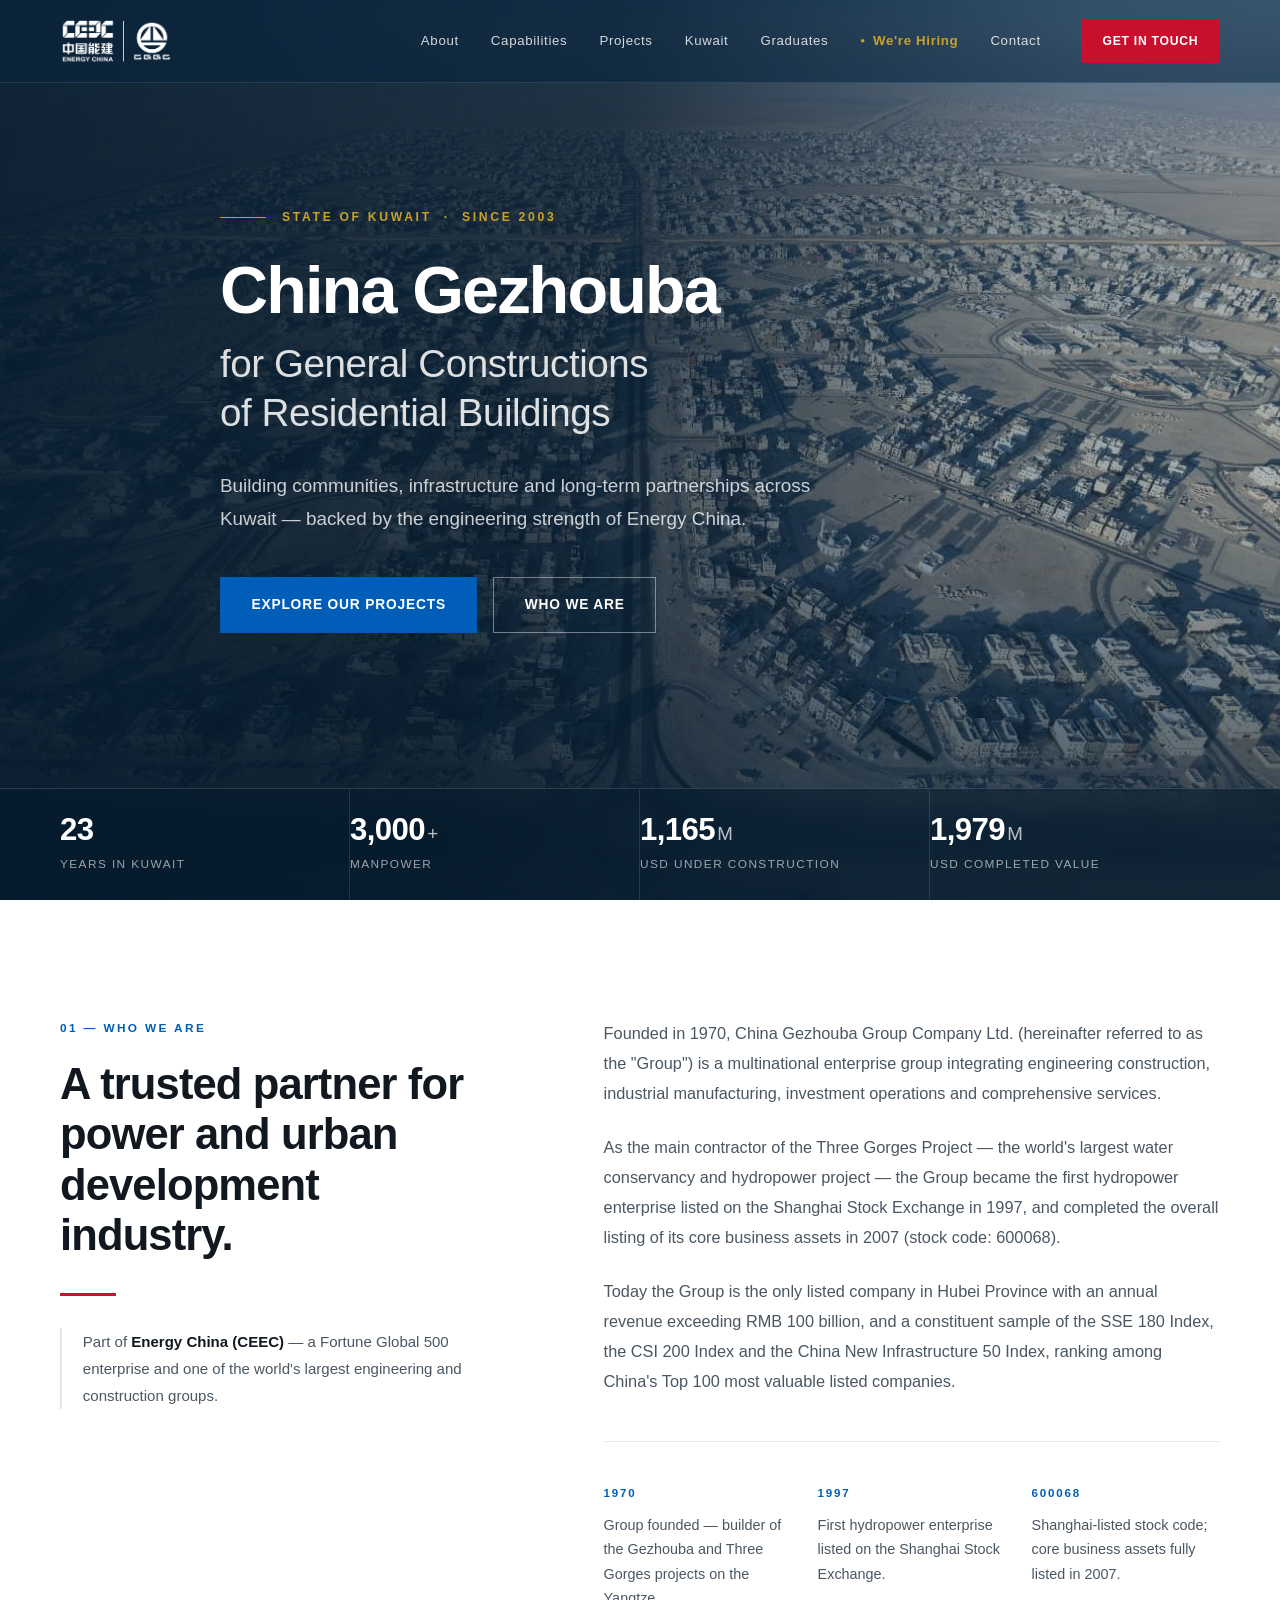
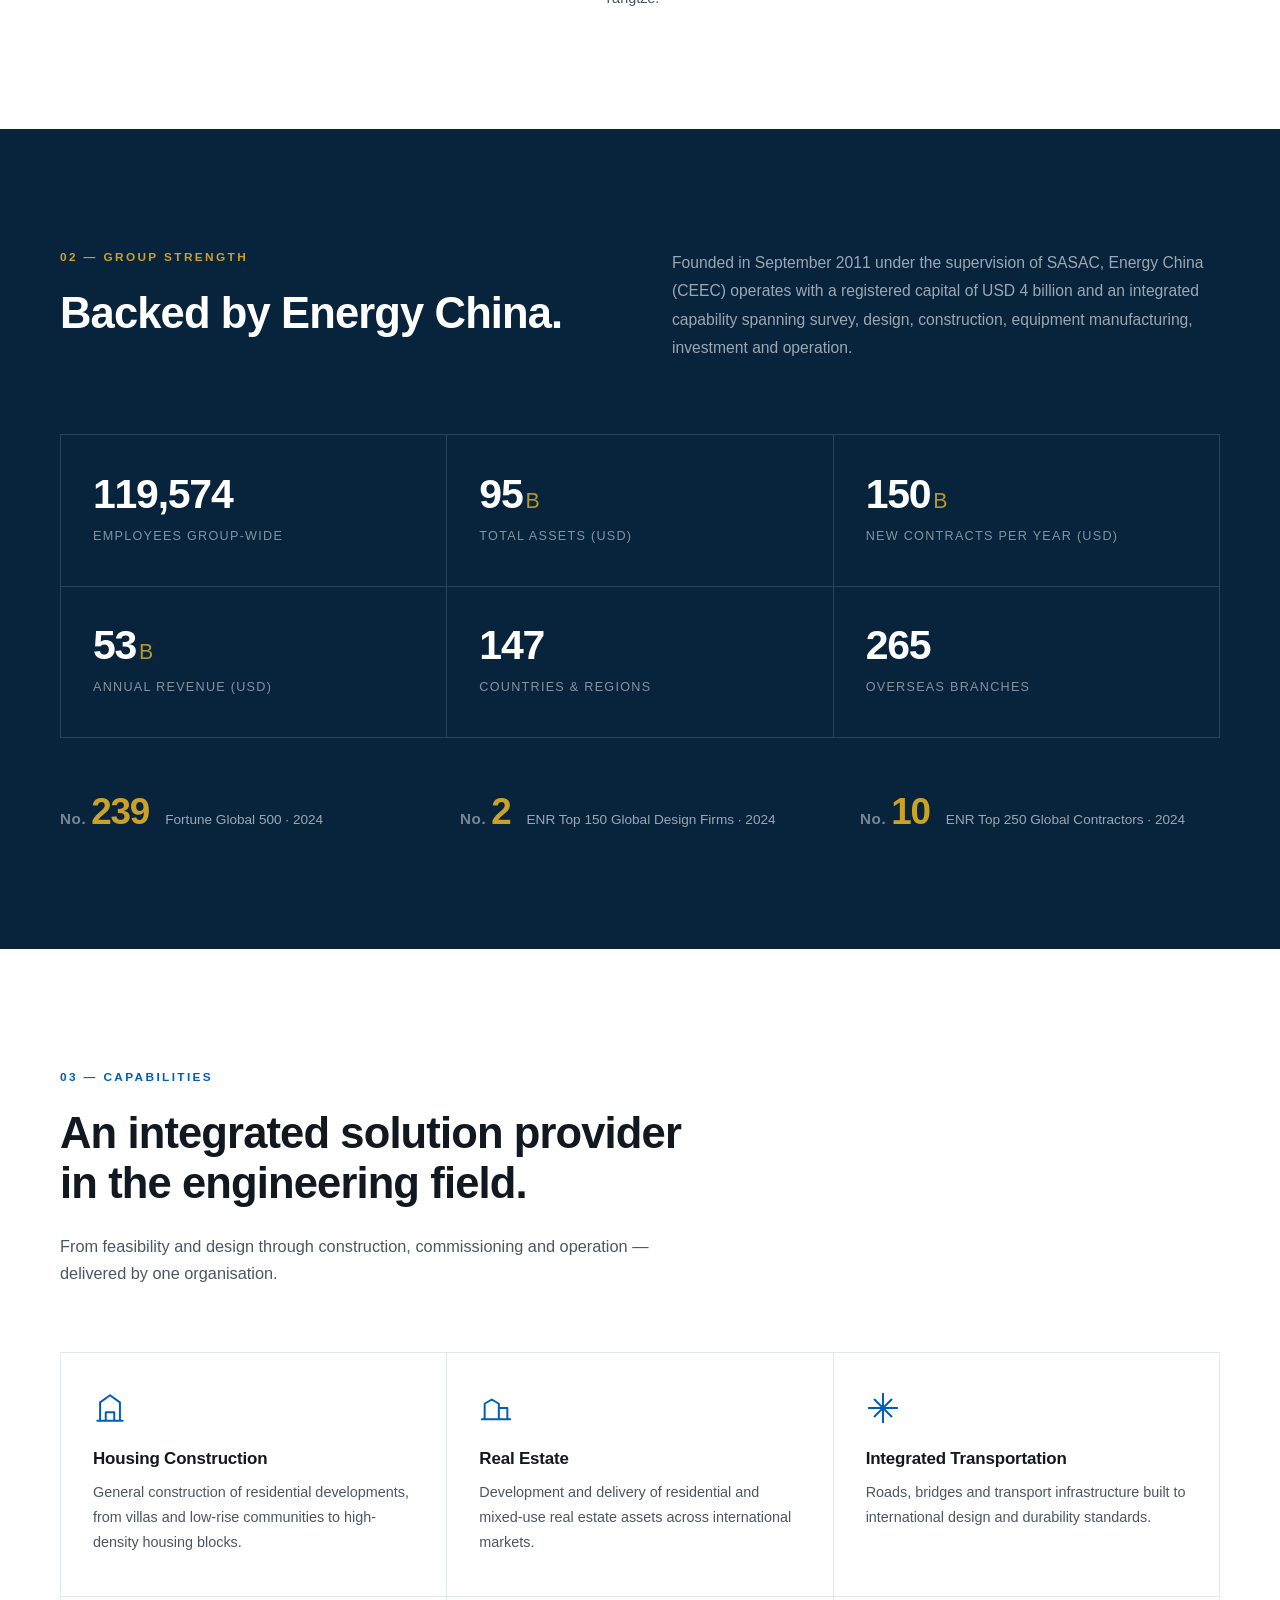
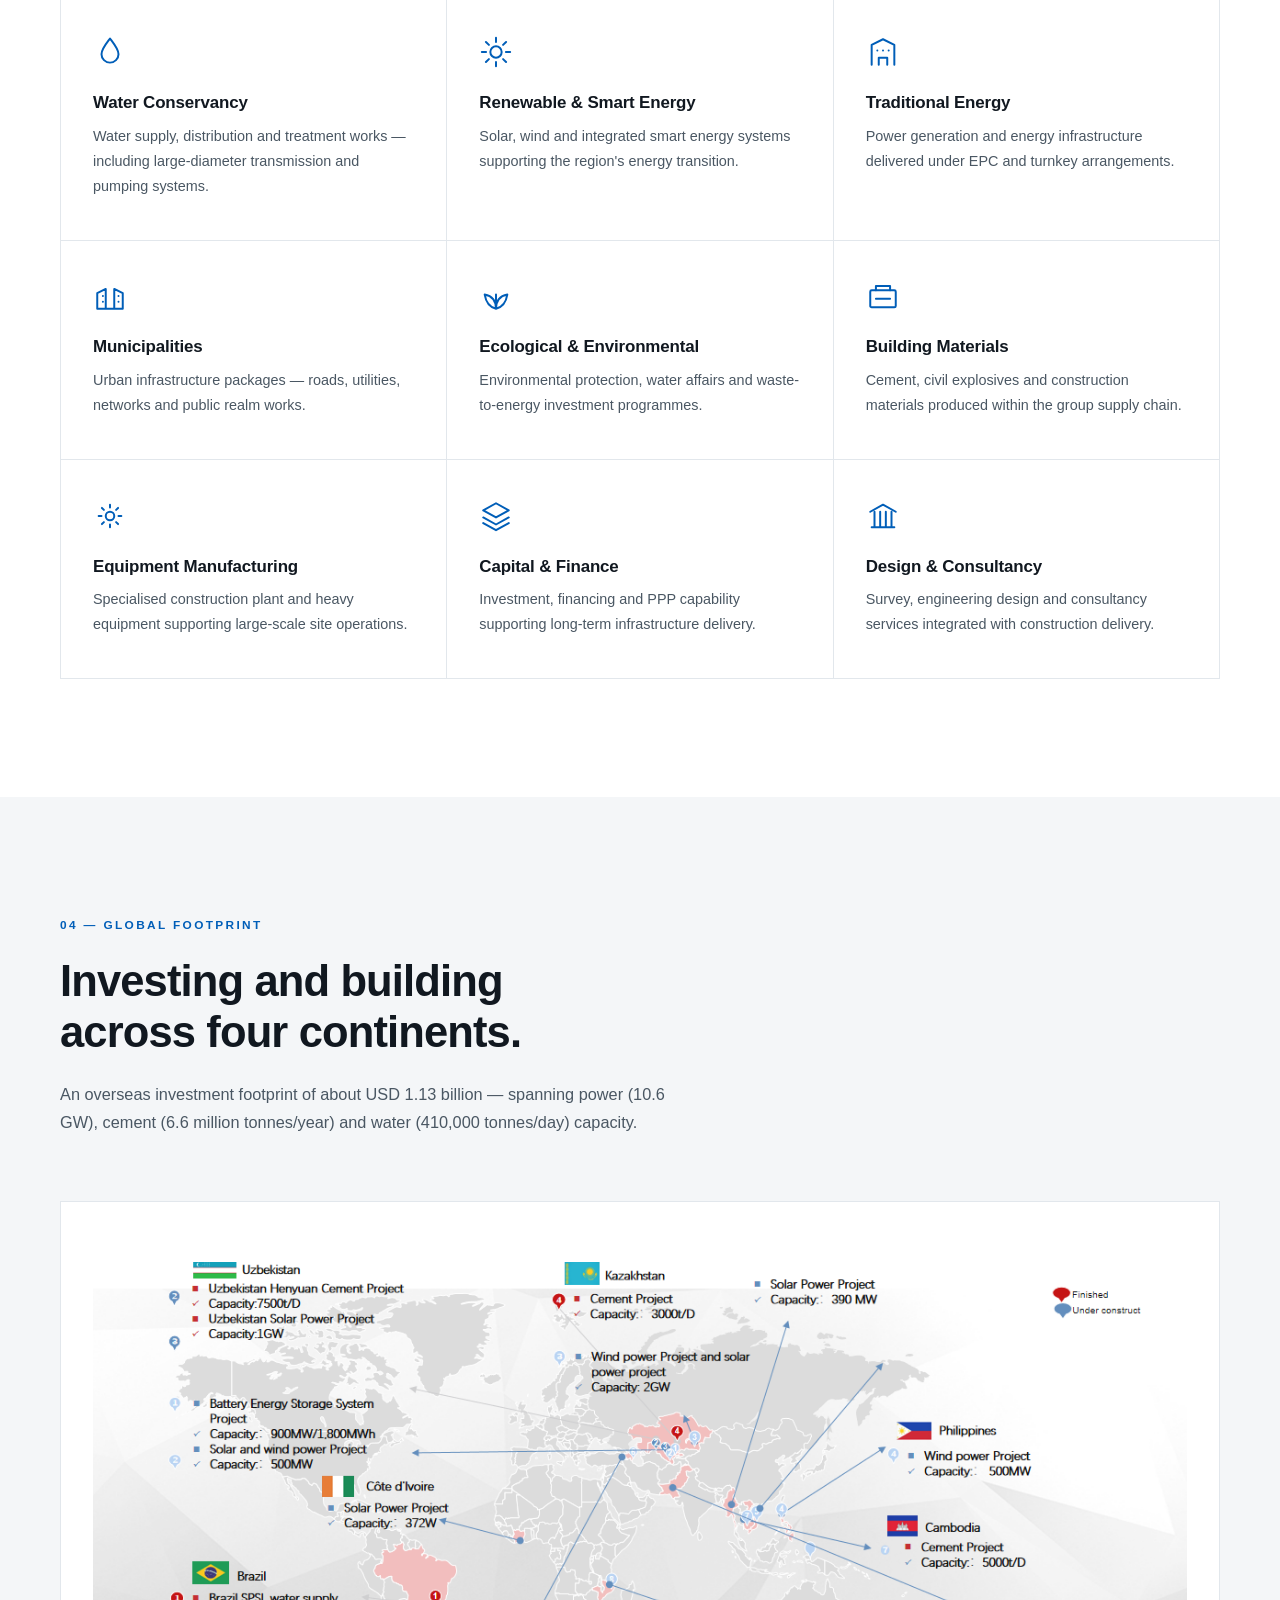
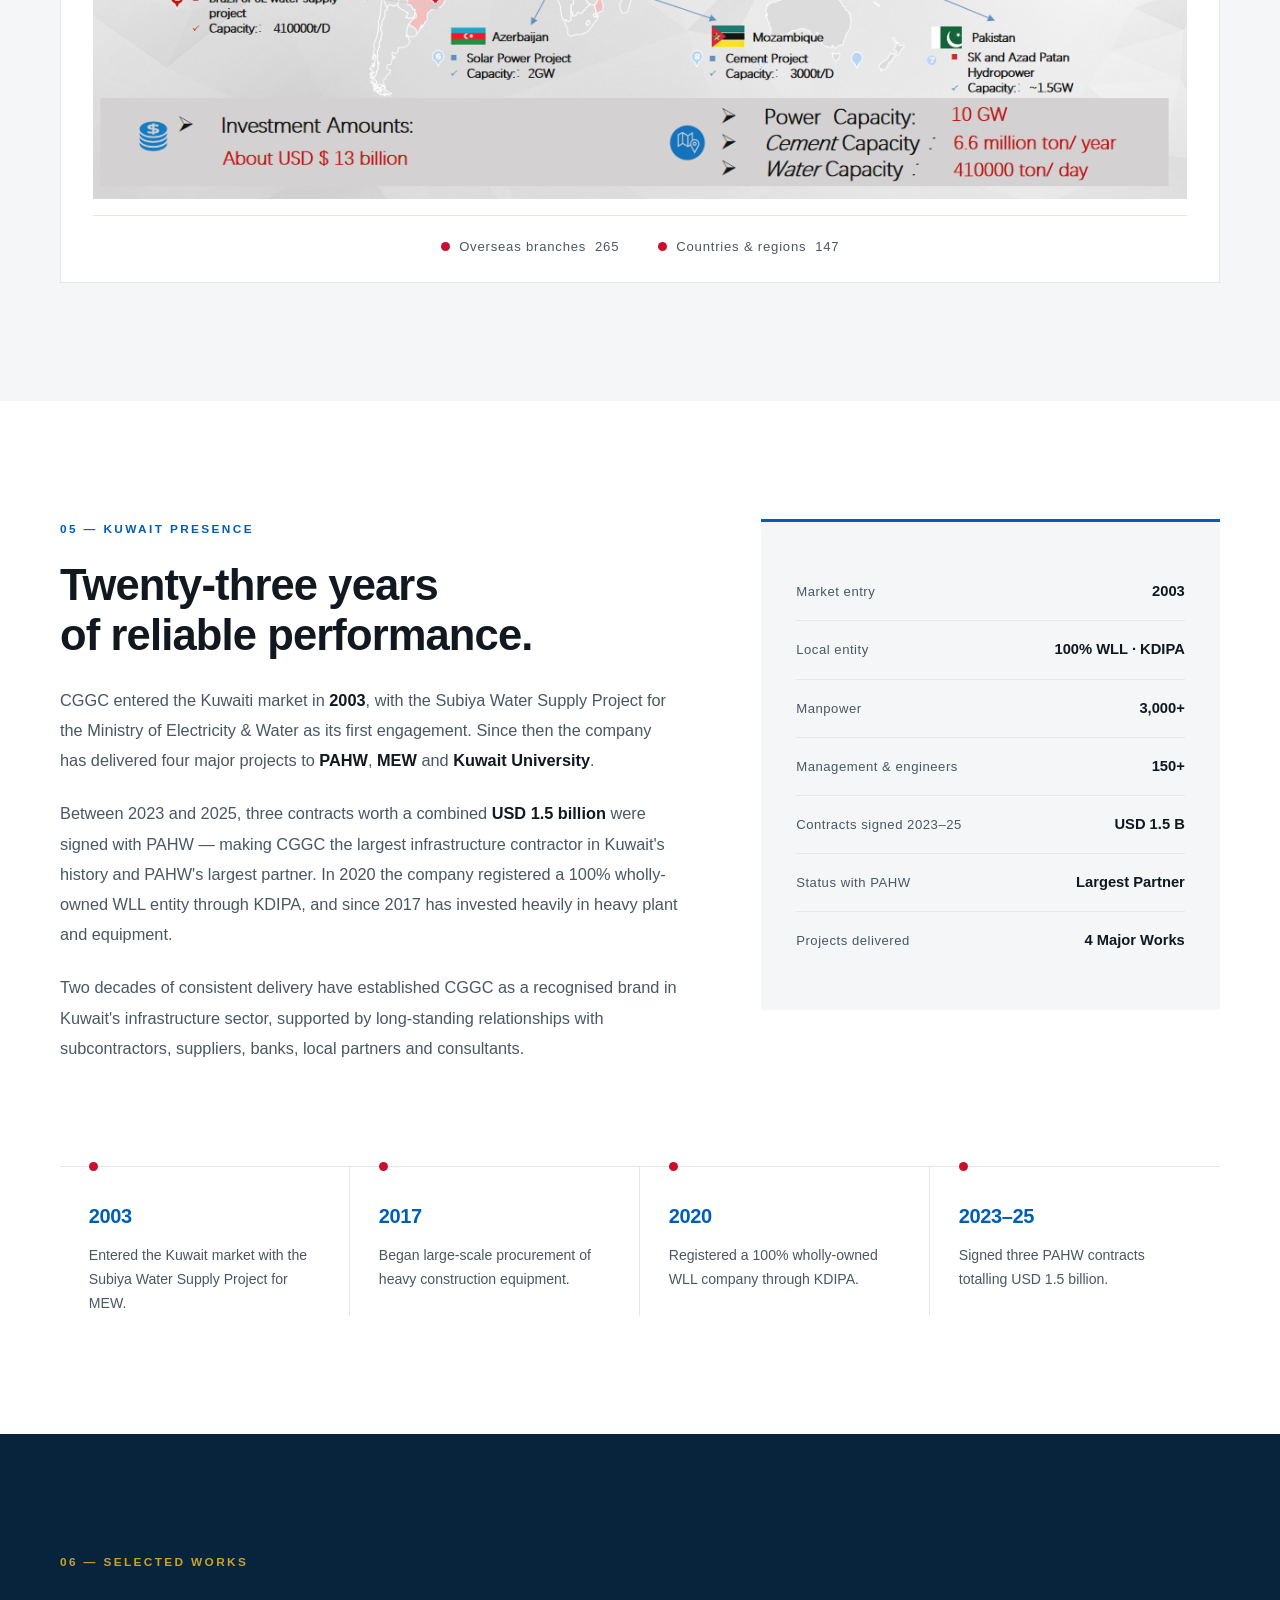
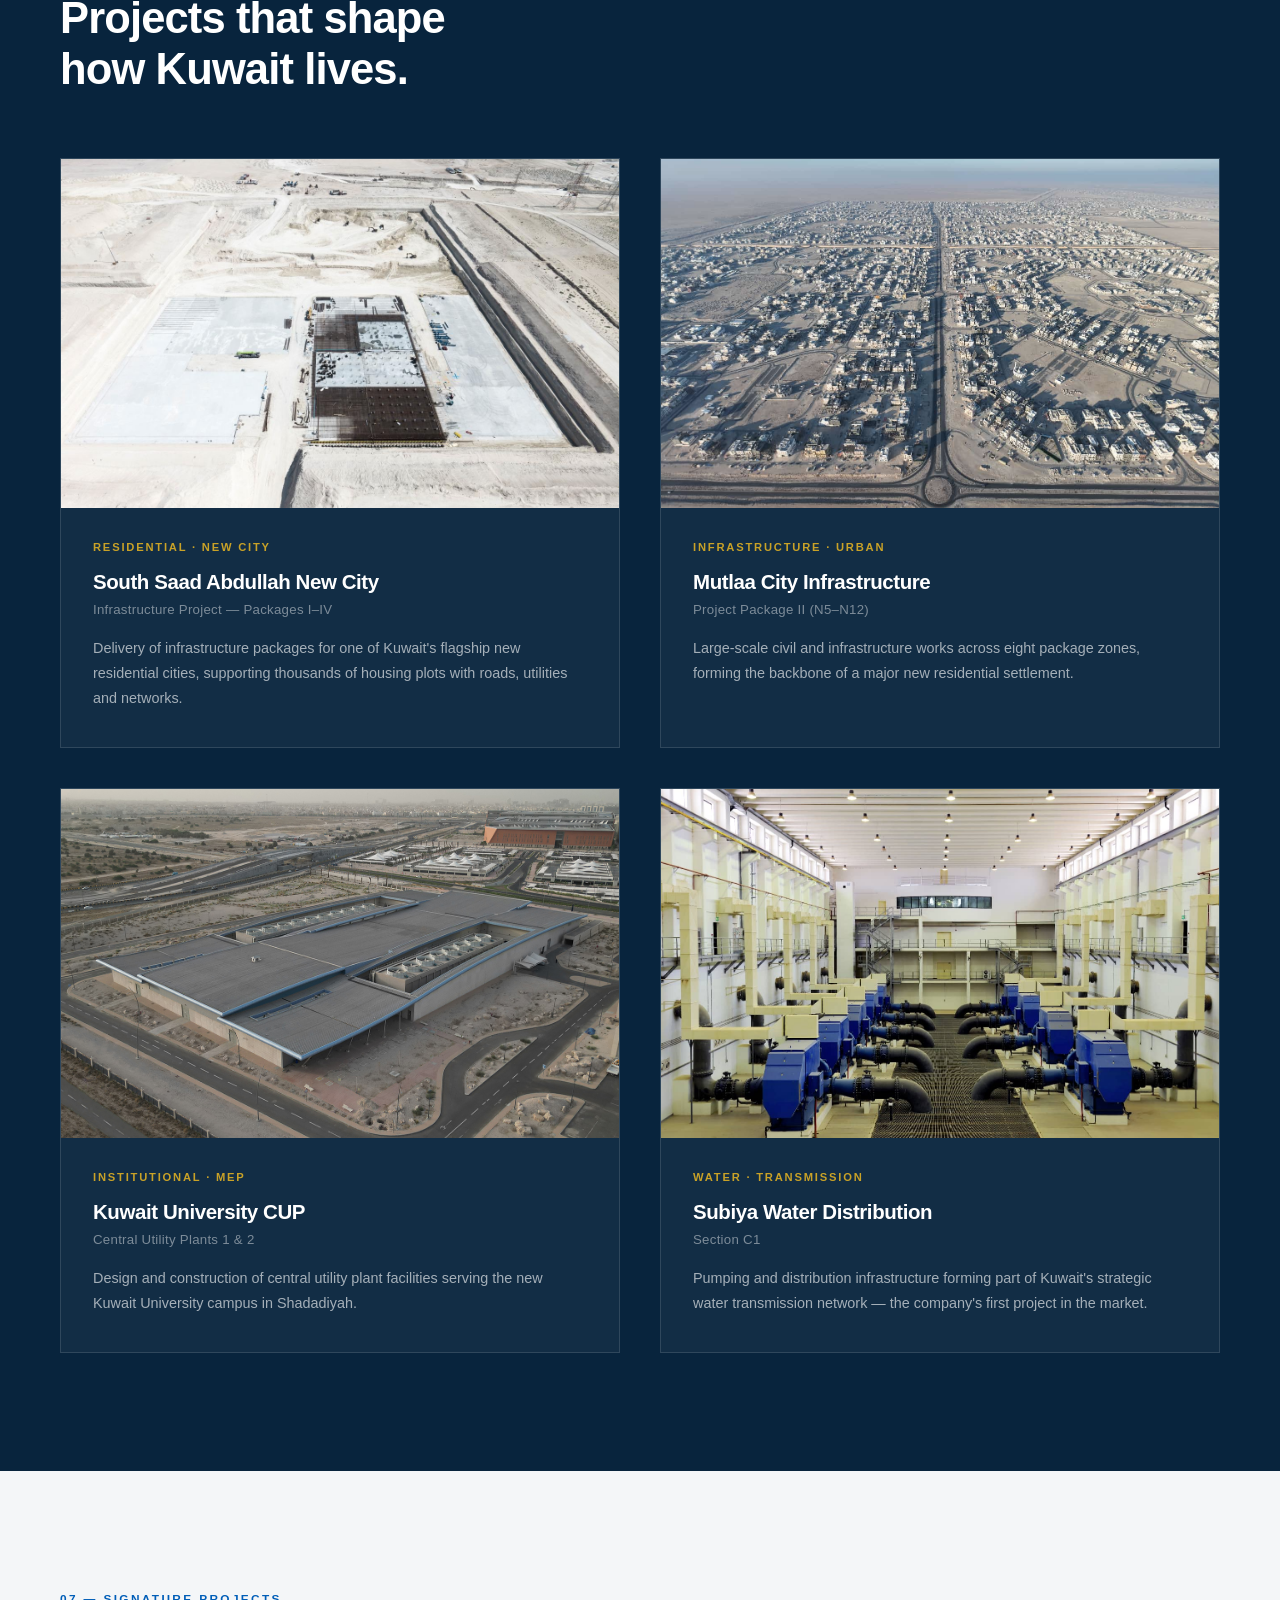
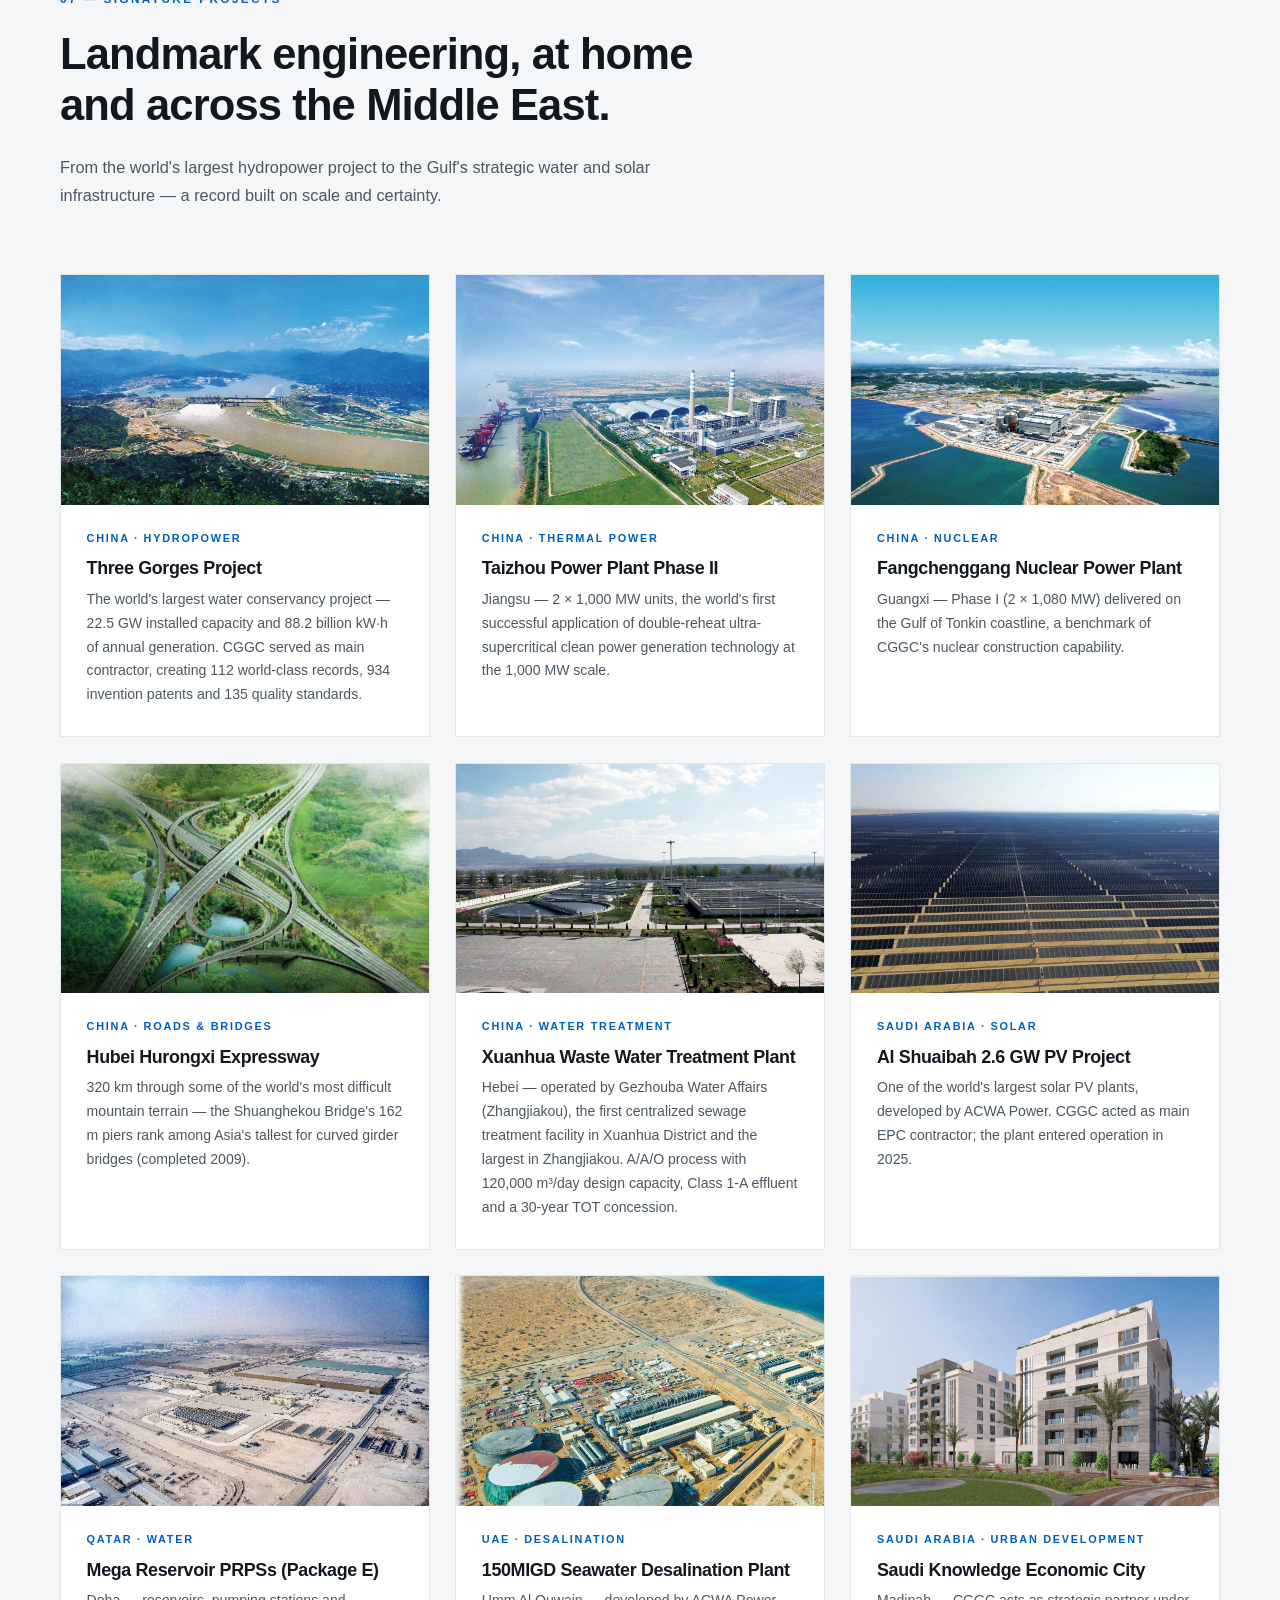
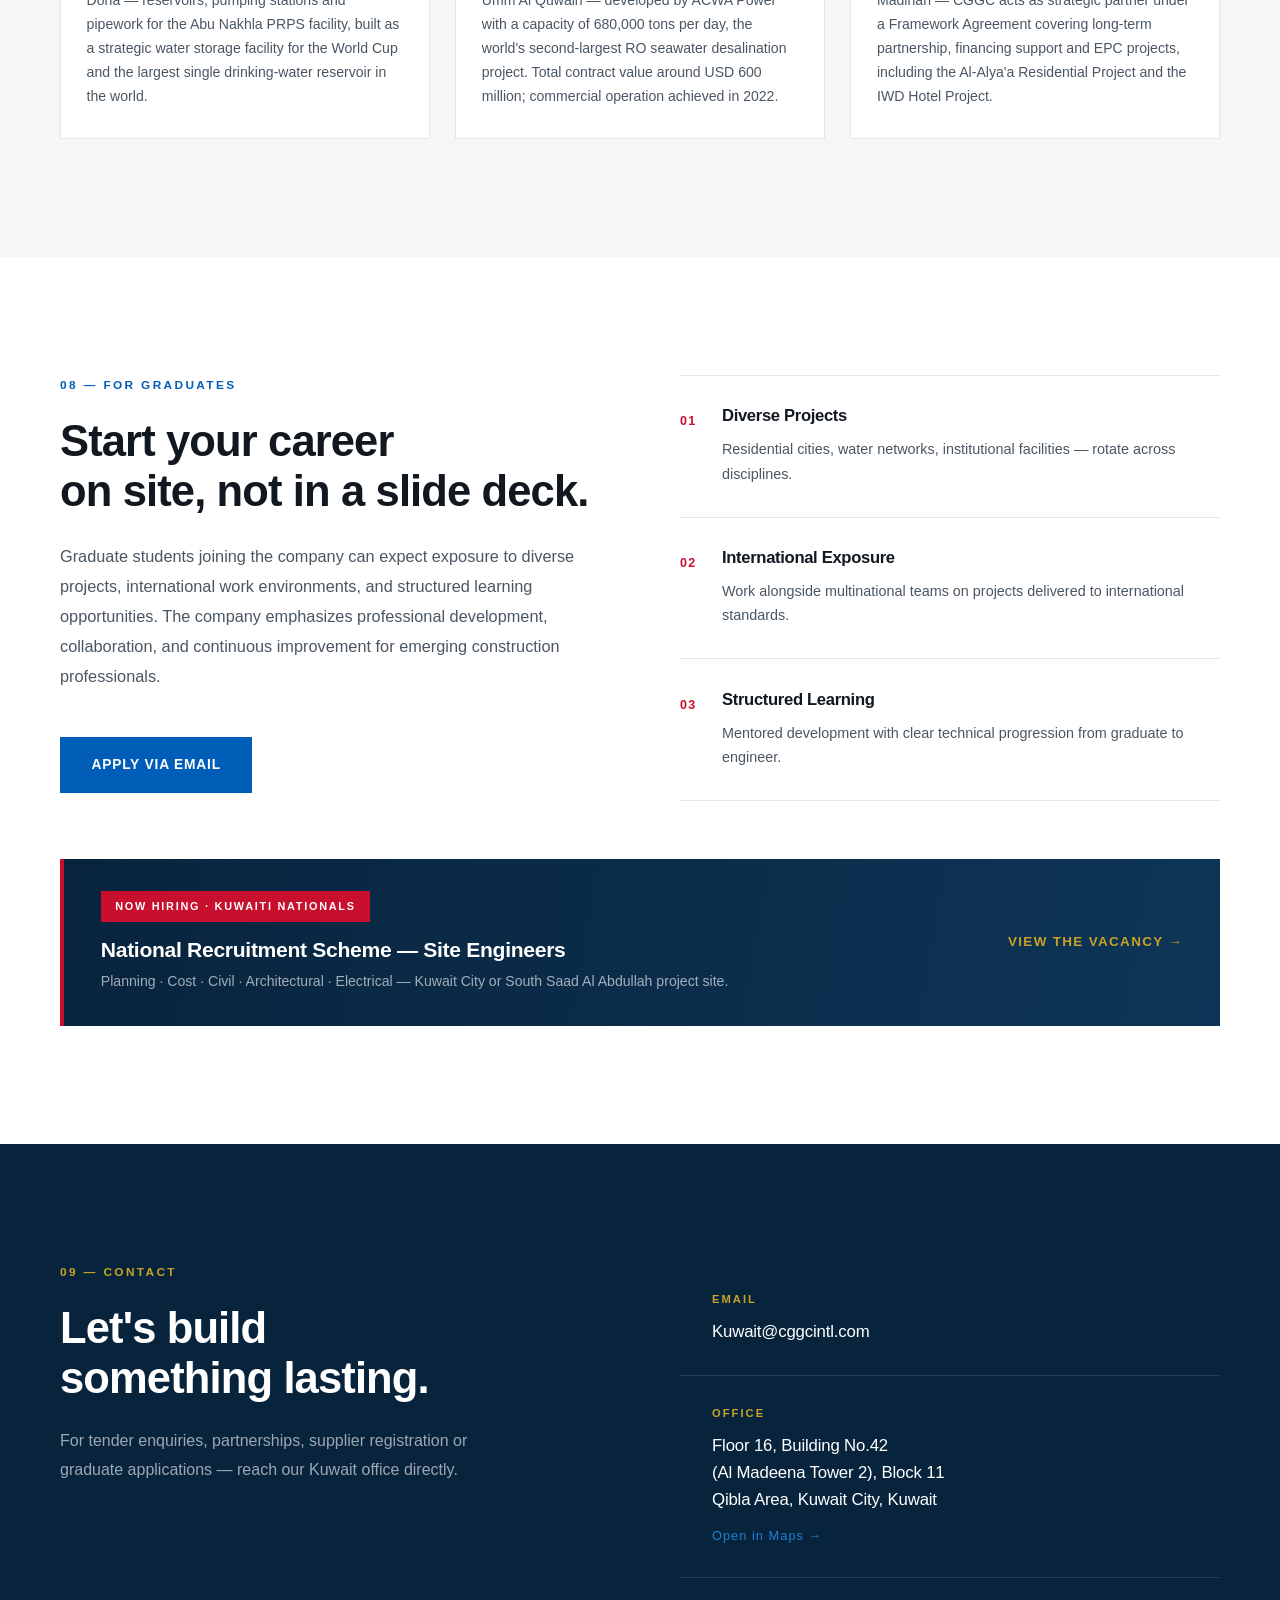
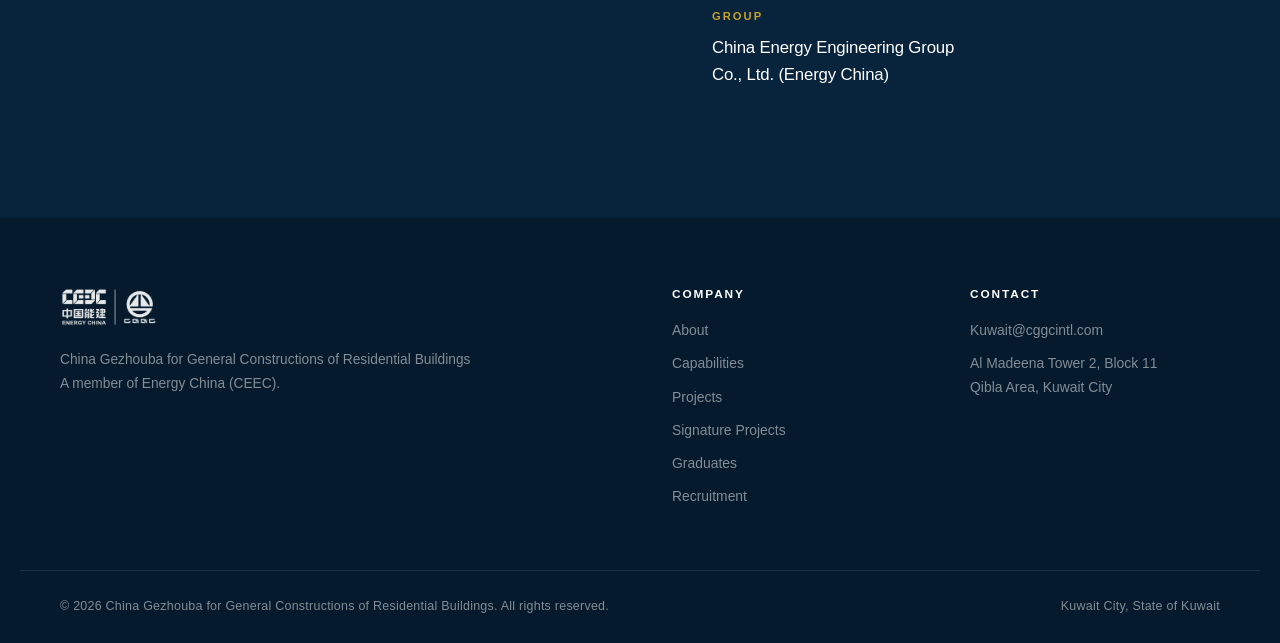
<file: index.html>
<!DOCTYPE html>
<html lang="en">
<head>
<meta charset="UTF-8">
<meta name="viewport" content="width=device-width, initial-scale=1.0">
<title>China Gezhouba for General Constructions of Residential Buildings | Kuwait</title>
<meta name="description" content="China Gezhouba for General Constructions of Residential Buildings — a Kuwait-based engineering and construction contractor delivering large-scale residential developments and infrastructure. A member of Energy China (CEEC).">
<meta name="keywords" content="China Gezhouba, CGGC, Kuwait construction, residential buildings, general construction, Energy China, CEEC, PAHW, infrastructure contractor">
<meta name="author" content="China Gezhouba for General Constructions of Residential Buildings">
<meta property="og:type" content="website">
<meta property="og:title" content="China Gezhouba for General Constructions of Residential Buildings">
<meta property="og:description" content="A global engineering and construction company with extensive experience in large-scale infrastructure and residential building projects.">
<meta property="og:image" content="assets/img/hero-residential.jpg">
<link rel="icon" type="image/png" href="assets/img/logo.png">
<link rel="stylesheet" href="styles.css">
</head>
<body>

<!-- ============ HEADER ============ -->
<header class="site-header" id="header">
  <div class="container header-inner">
    <a href="#top" class="brand" aria-label="Company home">
      <img src="assets/img/logo.png" alt="China Gezhouba · Energy China" class="brand-logo">
    </a>
    <nav class="nav" id="nav">
      <a href="#about">About</a>
      <a href="#capabilities">Capabilities</a>
      <a href="#projects">Projects</a>
      <a href="#kuwait">Kuwait</a>
      <a href="#careers">Graduates</a>
      <a href="recruit.html" class="nav-hiring">We're Hiring</a>
      <a href="#contact">Contact</a>
    </nav>
    <a href="#contact" class="btn btn-sm btn-accent header-cta">Get in Touch</a>
    <button class="nav-toggle" id="navToggle" aria-label="Toggle navigation" aria-expanded="false">
      <span></span><span></span><span></span>
    </button>
  </div>
</header>

<!-- ============ HERO ============ -->
<section class="hero" id="top">
  <div class="hero-bg" style="background-image:url('assets/img/hero-residential.jpg')"></div>
  <div class="hero-overlay"></div>
  <div class="container hero-content">
    <p class="eyebrow"><span class="eyebrow-line"></span>State of Kuwait &nbsp;·&nbsp; Since 2003</p>
    <h1>China Gezhouba<br><span class="h1-sub">for General Constructions<br>of Residential Buildings</span></h1>
    <p class="hero-lead">Building communities, infrastructure and long-term partnerships across Kuwait — backed by the engineering strength of Energy China.</p>
    <div class="hero-actions">
      <a href="#projects" class="btn btn-primary">Explore Our Projects</a>
      <a href="#about" class="btn btn-ghost">Who We Are</a>
    </div>
  </div>
  <div class="hero-stats">
    <div class="container hero-stats-inner">
      <div class="hs"><strong data-count="23">0</strong><span>Years in Kuwait</span></div>
      <div class="hs"><strong data-count="3000" data-suffix="+">0</strong><span>Manpower</span></div>
      <div class="hs"><strong data-count="1165" data-suffix="M">0</strong><span>USD Under Construction</span></div>
      <div class="hs"><strong data-count="1979" data-suffix="M">0</strong><span>USD Completed Value</span></div>
    </div>
  </div>
</section>

<!-- ============ ABOUT ============ -->
<section class="section" id="about">
  <div class="container">
    <div class="about-grid">
      <div class="about-left reveal">
        <p class="section-label">01 — Who We Are</p>
        <h2 class="section-title">A trusted partner for<br>power and urban development<br>industry.</h2>
        <div class="rule"></div>
        <p class="about-note">Part of <strong>Energy China (CEEC)</strong> — a Fortune Global 500 enterprise and one of the world's largest engineering and construction groups.</p>
      </div>
      <div class="about-right reveal">
        <p class="about-body">Founded in 1970, China Gezhouba Group Company Ltd. (hereinafter referred to as the "Group") is a multinational enterprise group integrating engineering construction, industrial manufacturing, investment operations and comprehensive services.</p>
        <p class="about-body">As the main contractor of the Three Gorges Project — the world's largest water conservancy and hydropower project — the Group became the first hydropower enterprise listed on the Shanghai Stock Exchange in 1997, and completed the overall listing of its core business assets in 2007 (stock code: 600068).</p>
        <p class="about-body">Today the Group is the only listed company in Hubei Province with an annual revenue exceeding RMB 100 billion, and a constituent sample of the SSE 180 Index, the CSI 200 Index and the China New Infrastructure 50 Index, ranking among China's Top 100 most valuable listed companies.</p>
        <div class="about-pillars">
          <div class="pillar"><span class="pillar-no">1970</span><p>Group founded — builder of the Gezhouba and Three Gorges projects on the Yangtze.</p></div>
          <div class="pillar"><span class="pillar-no">1997</span><p>First hydropower enterprise listed on the Shanghai Stock Exchange.</p></div>
          <div class="pillar"><span class="pillar-no">600068</span><p>Shanghai-listed stock code; core business assets fully listed in 2007.</p></div>
        </div>
      </div>
    </div>
  </div>
</section>

<!-- ============ GROUP FIGURES ============ -->
<section class="section section-dark" id="group">
  <div class="container">
    <div class="figures-head reveal">
      <div>
        <p class="section-label light">02 — Group Strength</p>
        <h2 class="section-title light">Backed by Energy China.</h2>
      </div>
      <p class="figures-intro">Founded in September 2011 under the supervision of SASAC, Energy China (CEEC) operates with a registered capital of USD 4 billion and an integrated capability spanning survey, design, construction, equipment manufacturing, investment and operation.</p>
    </div>

    <div class="figures-grid">
      <div class="figure reveal"><strong data-count="119574">0</strong><span>Employees Group-wide</span></div>
      <div class="figure reveal"><strong data-count="95" data-suffix="B">0</strong><span>Total Assets (USD)</span></div>
      <div class="figure reveal"><strong data-count="150" data-suffix="B">0</strong><span>New Contracts per Year (USD)</span></div>
      <div class="figure reveal"><strong data-count="53" data-suffix="B">0</strong><span>Annual Revenue (USD)</span></div>
      <div class="figure reveal"><strong data-count="147">0</strong><span>Countries &amp; Regions</span></div>
      <div class="figure reveal"><strong data-count="265">0</strong><span>Overseas Branches</span></div>
    </div>

    <div class="rankings reveal">
      <div class="rank">
        <span class="rank-no">239</span>
        <p>Fortune Global 500 · 2024</p>
      </div>
      <div class="rank">
        <span class="rank-no">2</span>
        <p>ENR Top 150 Global Design Firms · 2024</p>
      </div>
      <div class="rank">
        <span class="rank-no">10</span>
        <p>ENR Top 250 Global Contractors · 2024</p>
      </div>
    </div>
  </div>
</section>

<!-- ============ CAPABILITIES ============ -->
<section class="section" id="capabilities">
  <div class="container">
    <div class="section-head reveal">
      <p class="section-label">03 — Capabilities</p>
      <h2 class="section-title">An integrated solution provider<br>in the engineering field.</h2>
      <p class="section-sub">From feasibility and design through construction, commissioning and operation — delivered by one organisation.</p>
    </div>

    <div class="cap-grid">
      <article class="cap-card reveal">
        <div class="cap-icon"><svg viewBox="0 0 24 24" fill="none" stroke="currentColor" stroke-width="1.4"><path d="M3 21h18M5 21V8l7-5 7 5v13M9 21v-6h6v6"/></svg></div>
        <h3>Housing Construction</h3>
        <p>General construction of residential developments, from villas and low-rise communities to high-density housing blocks.</p>
      </article>
      <article class="cap-card reveal">
        <div class="cap-icon"><svg viewBox="0 0 24 24" fill="none" stroke="currentColor" stroke-width="1.4"><path d="M2 20h20M4 20V9l5-3 5 3v11M14 20V12h6v8"/></svg></div>
        <h3>Real Estate</h3>
        <p>Development and delivery of residential and mixed-use real estate assets across international markets.</p>
      </article>
      <article class="cap-card reveal">
        <div class="cap-icon"><svg viewBox="0 0 24 24" fill="none" stroke="currentColor" stroke-width="1.4"><path d="M2 12h20M12 2v20M6 6l12 12M18 6L6 18"/></svg></div>
        <h3>Integrated Transportation</h3>
        <p>Roads, bridges and transport infrastructure built to international design and durability standards.</p>
      </article>
      <article class="cap-card reveal">
        <div class="cap-icon"><svg viewBox="0 0 24 24" fill="none" stroke="currentColor" stroke-width="1.4"><path d="M12 2.5c3 4 6 7.5 6 11a6 6 0 1 1-12 0c0-3.5 3-7 6-11z"/></svg></div>
        <h3>Water Conservancy</h3>
        <p>Water supply, distribution and treatment works — including large-diameter transmission and pumping systems.</p>
      </article>
      <article class="cap-card reveal">
        <div class="cap-icon"><svg viewBox="0 0 24 24" fill="none" stroke="currentColor" stroke-width="1.4"><circle cx="12" cy="12" r="4"/><path d="M12 2v3M12 19v3M2 12h3M19 12h3M4.9 4.9l2.1 2.1M17 17l2.1 2.1M19.1 4.9L17 7M7 17l-2.1 2.1"/></svg></div>
        <h3>Renewable &amp; Smart Energy</h3>
        <p>Solar, wind and integrated smart energy systems supporting the region's energy transition.</p>
      </article>
      <article class="cap-card reveal">
        <div class="cap-icon"><svg viewBox="0 0 24 24" fill="none" stroke="currentColor" stroke-width="1.4"><path d="M4 21V7l8-4 8 4v14M9 21v-5h6v5M8 11h.01M12 11h.01M16 11h.01"/></svg></div>
        <h3>Traditional Energy</h3>
        <p>Power generation and energy infrastructure delivered under EPC and turnkey arrangements.</p>
      </article>
      <article class="cap-card reveal">
        <div class="cap-icon"><svg viewBox="0 0 24 24" fill="none" stroke="currentColor" stroke-width="1.4"><path d="M3 21h18M3 21V10l6-3v14M15 21V7l6 3v11M7 12h.01M7 16h.01M18 12h.01M18 16h.01"/></svg></div>
        <h3>Municipalities</h3>
        <p>Urban infrastructure packages — roads, utilities, networks and public realm works.</p>
      </article>
      <article class="cap-card reveal">
        <div class="cap-icon"><svg viewBox="0 0 24 24" fill="none" stroke="currentColor" stroke-width="1.4"><path d="M12 21c0-6 3-9 8-10-1 6-4 9-8 10zM12 21c0-6-3-9-8-10 1 6 4 9 8 10zM12 21V11"/></svg></div>
        <h3>Ecological &amp; Environmental</h3>
        <p>Environmental protection, water affairs and waste-to-energy investment programmes.</p>
      </article>
      <article class="cap-card reveal">
        <div class="cap-icon"><svg viewBox="0 0 24 24" fill="none" stroke="currentColor" stroke-width="1.4"><rect x="3" y="8" width="18" height="12" rx="1"/><path d="M7 8V5h10v3M7 14h10"/></svg></div>
        <h3>Building Materials</h3>
        <p>Cement, civil explosives and construction materials produced within the group supply chain.</p>
      </article>
      <article class="cap-card reveal">
        <div class="cap-icon"><svg viewBox="0 0 24 24" fill="none" stroke="currentColor" stroke-width="1.4"><circle cx="12" cy="12" r="3"/><path d="M12 4v2M12 18v2M4 12h2M18 12h2M6.3 6.3l1.4 1.4M16.3 16.3l1.4 1.4M17.7 6.3l-1.4 1.4M7.7 16.3l-1.4 1.4"/></svg></div>
        <h3>Equipment Manufacturing</h3>
        <p>Specialised construction plant and heavy equipment supporting large-scale site operations.</p>
      </article>
      <article class="cap-card reveal">
        <div class="cap-icon"><svg viewBox="0 0 24 24" fill="none" stroke="currentColor" stroke-width="1.4"><path d="M12 3l9 5-9 5-9-5 9-5zM3 13l9 5 9-5M3 17l9 5 9-5"/></svg></div>
        <h3>Capital &amp; Finance</h3>
        <p>Investment, financing and PPP capability supporting long-term infrastructure delivery.</p>
      </article>
      <article class="cap-card reveal">
        <div class="cap-icon"><svg viewBox="0 0 24 24" fill="none" stroke="currentColor" stroke-width="1.4"><path d="M4 20h16M6 20V9M10 20V9M14 20V9M18 20V9M3 9l9-5 9 5"/></svg></div>
        <h3>Design &amp; Consultancy</h3>
        <p>Survey, engineering design and consultancy services integrated with construction delivery.</p>
      </article>
    </div>
  </div>
</section>

<!-- ============ GLOBAL FOOTPRINT ============ -->
<section class="section section-mist" id="global">
  <div class="container">
    <div class="section-head reveal">
      <p class="section-label">04 — Global Footprint</p>
      <h2 class="section-title">Investing and building<br>across four continents.</h2>
      <p class="section-sub">An overseas investment footprint of about USD 1.13 billion — spanning power (10.6 GW), cement (6.6 million tonnes/year) and water (410,000 tonnes/day) capacity.</p>
    </div>
    <div class="map-wrap reveal">
      <img src="assets/img/world-map.png" alt="Overseas investment footprint of Energy China and CGGC — projects in Uzbekistan, Kuwait, Philippines, Cambodia, Brazil, Azerbaijan, Mozambique, Pakistan, Qatar and beyond" class="world-map">
      <div class="map-legend">
        <span><i></i>Overseas branches &nbsp;265</span>
        <span><i></i>Countries &amp; regions &nbsp;147</span>
      </div>
    </div>
  </div>
</section>

<!-- ============ KUWAIT PRESENCE ============ -->
<section class="section" id="kuwait">
  <div class="container">
    <div class="kuwait-grid">
      <div class="kuwait-text reveal">
        <p class="section-label">05 — Kuwait Presence</p>
        <h2 class="section-title">Twenty-three years<br>of reliable performance.</h2>
        <p class="about-body">CGGC entered the Kuwaiti market in <strong>2003</strong>, with the Subiya Water Supply Project for the Ministry of Electricity &amp; Water as its first engagement. Since then the company has delivered four major projects to <strong>PAHW</strong>, <strong>MEW</strong> and <strong>Kuwait University</strong>.</p>
        <p class="about-body">Between 2023 and 2025, three contracts worth a combined <strong>USD 1.5 billion</strong> were signed with PAHW — making CGGC the largest infrastructure contractor in Kuwait's history and PAHW's largest partner. In 2020 the company registered a 100% wholly-owned WLL entity through KDIPA, and since 2017 has invested heavily in heavy plant and equipment.</p>
        <p class="about-body">Two decades of consistent delivery have established CGGC as a recognised brand in Kuwait's infrastructure sector, supported by long-standing relationships with subcontractors, suppliers, banks, local partners and consultants.</p>
      </div>
      <div class="kuwait-panel reveal">
        <div class="kp-row"><span>Market entry</span><strong>2003</strong></div>
        <div class="kp-row"><span>Local entity</span><strong>100% WLL · KDIPA</strong></div>
        <div class="kp-row"><span>Manpower</span><strong>3,000+</strong></div>
        <div class="kp-row"><span>Management &amp; engineers</span><strong>150+</strong></div>
        <div class="kp-row"><span>Contracts signed 2023–25</span><strong>USD 1.5 B</strong></div>
        <div class="kp-row"><span>Status with PAHW</span><strong>Largest Partner</strong></div>
        <div class="kp-row"><span>Projects delivered</span><strong>4 Major Works</strong></div>
      </div>
    </div>

    <div class="timeline reveal">
      <div class="tl-item"><span class="tl-year">2003</span><p>Entered the Kuwait market with the Subiya Water Supply Project for MEW.</p></div>
      <div class="tl-item"><span class="tl-year">2017</span><p>Began large-scale procurement of heavy construction equipment.</p></div>
      <div class="tl-item"><span class="tl-year">2020</span><p>Registered a 100% wholly-owned WLL company through KDIPA.</p></div>
      <div class="tl-item"><span class="tl-year">2023–25</span><p>Signed three PAHW contracts totalling USD 1.5 billion.</p></div>
    </div>
  </div>
</section>

<!-- ============ PROJECTS ============ -->
<section class="section section-dark" id="projects">
  <div class="container">
    <div class="section-head reveal">
      <p class="section-label light">06 — Selected Works</p>
      <h2 class="section-title light">Projects that shape<br>how Kuwait lives.</h2>
    </div>

    <div class="projects">
      <article class="project reveal">
        <div class="project-media"><img src="assets/img/project-construction.jpg" alt="South Saad Abdullah New City residential development" loading="lazy"></div>
        <div class="project-body">
          <p class="project-tag">Residential · New City</p>
          <h3>South Saad Abdullah New City</h3>
          <p class="project-scope">Infrastructure Project — Packages I–IV</p>
          <p class="project-desc">Delivery of infrastructure packages for one of Kuwait's flagship new residential cities, supporting thousands of housing plots with roads, utilities and networks.</p>
        </div>
      </article>

      <article class="project reveal">
        <div class="project-media"><img src="assets/img/hero-residential.jpg" alt="Mutlaa City infrastructure construction" loading="lazy"></div>
        <div class="project-body">
          <p class="project-tag">Infrastructure · Urban</p>
          <h3>Mutlaa City Infrastructure</h3>
          <p class="project-scope">Project Package II (N5–N12)</p>
          <p class="project-desc">Large-scale civil and infrastructure works across eight package zones, forming the backbone of a major new residential settlement.</p>
        </div>
      </article>

      <article class="project reveal">
        <div class="project-media"><img src="assets/img/project-kuwait-university.jpg" alt="Kuwait University central utility plant" loading="lazy"></div>
        <div class="project-body">
          <p class="project-tag">Institutional · MEP</p>
          <h3>Kuwait University CUP</h3>
          <p class="project-scope">Central Utility Plants 1 &amp; 2</p>
          <p class="project-desc">Design and construction of central utility plant facilities serving the new Kuwait University campus in Shadadiyah.</p>
        </div>
      </article>

      <article class="project reveal">
        <div class="project-media"><img src="assets/img/project-subiya.jpg" alt="Subiya water distribution pumping station" loading="lazy"></div>
        <div class="project-body">
          <p class="project-tag">Water · Transmission</p>
          <h3>Subiya Water Distribution</h3>
          <p class="project-scope">Section C1</p>
          <p class="project-desc">Pumping and distribution infrastructure forming part of Kuwait's strategic water transmission network — the company's first project in the market.</p>
        </div>
      </article>
    </div>
  </div>
</section>

<!-- ============ SIGNATURE PROJECTS WORLDWIDE ============ -->
<section class="section section-mist" id="signature">
  <div class="container">
    <div class="section-head reveal">
      <p class="section-label">07 — Signature Projects</p>
      <h2 class="section-title">Landmark engineering, at home<br>and across the Middle East.</h2>
      <p class="section-sub">From the world's largest hydropower project to the Gulf's strategic water and solar infrastructure — a record built on scale and certainty.</p>
    </div>

    <div class="sig-grid">
      <article class="sig-card reveal">
        <div class="sig-media"><img src="assets/img/sig-three-gorges.jpg" alt="Three Gorges Project on the Yangtze River" loading="lazy"></div>
        <div class="sig-body">
          <p class="sig-tag">China · Hydropower</p>
          <h3>Three Gorges Project</h3>
          <p class="sig-desc">The world's largest water conservancy project — 22.5 GW installed capacity and 88.2 billion kW·h of annual generation. CGGC served as main contractor, creating 112 world-class records, 934 invention patents and 135 quality standards.</p>
        </div>
      </article>

      <article class="sig-card reveal">
        <div class="sig-media"><img src="assets/img/sig-taizhou.jpg" alt="Taizhou Power Plant Phase II, Jiangsu" loading="lazy"></div>
        <div class="sig-body">
          <p class="sig-tag">China · Thermal Power</p>
          <h3>Taizhou Power Plant Phase II</h3>
          <p class="sig-desc">Jiangsu — 2 × 1,000 MW units, the world's first successful application of double-reheat ultra-supercritical clean power generation technology at the 1,000 MW scale.</p>
        </div>
      </article>

      <article class="sig-card reveal">
        <div class="sig-media"><img src="assets/img/sig-fangchenggang.jpg" alt="Fangchenggang Nuclear Power Plant Phase I, Guangxi" loading="lazy"></div>
        <div class="sig-body">
          <p class="sig-tag">China · Nuclear</p>
          <h3>Fangchenggang Nuclear Power Plant</h3>
          <p class="sig-desc">Guangxi — Phase I (2 × 1,080 MW) delivered on the Gulf of Tonkin coastline, a benchmark of CGGC's nuclear construction capability.</p>
        </div>
      </article>

      <article class="sig-card reveal">
        <div class="sig-media"><img src="assets/img/sig-hurongxi.jpg" alt="Hubei Hurongxi Expressway mountain interchange" loading="lazy"></div>
        <div class="sig-body">
          <p class="sig-tag">China · Roads &amp; Bridges</p>
          <h3>Hubei Hurongxi Expressway</h3>
          <p class="sig-desc">320 km through some of the world's most difficult mountain terrain — the Shuanghekou Bridge's 162 m piers rank among Asia's tallest for curved girder bridges (completed 2009).</p>
        </div>
      </article>

      <article class="sig-card reveal">
        <div class="sig-media"><img src="assets/img/sig-xuanhua.jpg" alt="Xuanhua Waste Water Treatment Plant, Hebei" loading="lazy"></div>
        <div class="sig-body">
          <p class="sig-tag">China · Water Treatment</p>
          <h3>Xuanhua Waste Water Treatment Plant</h3>
          <p class="sig-desc">Hebei — operated by Gezhouba Water Affairs (Zhangjiakou), the first centralized sewage treatment facility in Xuanhua District and the largest in Zhangjiakou. A/A/O process with 120,000 m³/day design capacity, Class 1-A effluent and a 30-year TOT concession.</p>
        </div>
      </article>

      <article class="sig-card reveal">
        <div class="sig-media"><img src="assets/img/sig-alshuaibah.jpg" alt="Al Shuaibah 2.6 GW solar PV plant, Saudi Arabia" loading="lazy"></div>
        <div class="sig-body">
          <p class="sig-tag">Saudi Arabia · Solar</p>
          <h3>Al Shuaibah 2.6 GW PV Project</h3>
          <p class="sig-desc">One of the world's largest solar PV plants, developed by ACWA Power. CGGC acted as main EPC contractor; the plant entered operation in 2025.</p>
        </div>
      </article>

      <article class="sig-card reveal">
        <div class="sig-media"><img src="assets/img/sig-doha-reservoir.jpg" alt="Mega Reservoir PRPSs Package E, Doha, Qatar" loading="lazy"></div>
        <div class="sig-body">
          <p class="sig-tag">Qatar · Water</p>
          <h3>Mega Reservoir PRPSs (Package E)</h3>
          <p class="sig-desc">Doha — reservoirs, pumping stations and pipework for the Abu Nakhla PRPS facility, built as a strategic water storage facility for the World Cup and the largest single drinking-water reservoir in the world.</p>
        </div>
      </article>

      <article class="sig-card reveal">
        <div class="sig-media"><img src="assets/img/sig-desalination.jpg" alt="150MIGD Seawater Desalination Plant, Umm Al Quwain, UAE" loading="lazy"></div>
        <div class="sig-body">
          <p class="sig-tag">UAE · Desalination</p>
          <h3>150MIGD Seawater Desalination Plant</h3>
          <p class="sig-desc">Umm Al Quwain — developed by ACWA Power with a capacity of 680,000 tons per day, the world's second-largest RO seawater desalination project. Total contract value around USD 600 million; commercial operation achieved in 2022.</p>
        </div>
      </article>

      <article class="sig-card reveal">
        <div class="sig-media"><img src="assets/img/sig-kec.jpg" alt="Al-Alya'a Residential Project render, Saudi Knowledge Economic City" loading="lazy"></div>
        <div class="sig-body">
          <p class="sig-tag">Saudi Arabia · Urban Development</p>
          <h3>Saudi Knowledge Economic City</h3>
          <p class="sig-desc">Madinah — CGGC acts as strategic partner under a Framework Agreement covering long-term partnership, financing support and EPC projects, including the Al-Alya'a Residential Project and the IWD Hotel Project.</p>
        </div>
      </article>
    </div>
  </div>
</section>

<!-- ============ CAREERS / GRADUATES ============ -->
<section class="section" id="careers">
  <div class="container">
    <div class="careers-grid">
      <div class="careers-copy reveal">
        <p class="section-label">08 — For Graduates</p>
        <h2 class="section-title">Start your career<br>on site, not in a slide deck.</h2>
        <p class="about-body">Graduate students joining the company can expect exposure to diverse projects, international work environments, and structured learning opportunities. The company emphasizes professional development, collaboration, and continuous improvement for emerging construction professionals.</p>
        <a href="mailto:Kuwait@cggcintl.com?subject=Graduate%20Programme%20Enquiry" class="btn btn-primary">Apply via Email</a>
      </div>
      <div class="careers-cards">
        <div class="ccard reveal"><span class="cnum">01</span><h4>Diverse Projects</h4><p>Residential cities, water networks, institutional facilities — rotate across disciplines.</p></div>
        <div class="ccard reveal"><span class="cnum">02</span><h4>International Exposure</h4><p>Work alongside multinational teams on projects delivered to international standards.</p></div>
        <div class="ccard reveal"><span class="cnum">03</span><h4>Structured Learning</h4><p>Mentored development with clear technical progression from graduate to engineer.</p></div>
      </div>
    </div>

    <a href="recruit.html" class="hiring-banner reveal">
      <div class="hb-left">
        <span class="hb-badge">Now Hiring · Kuwaiti Nationals</span>
        <h3>National Recruitment Scheme — Site Engineers</h3>
        <p>Planning · Cost · Civil · Architectural · Electrical — Kuwait City or South Saad Al Abdullah project site.</p>
      </div>
      <span class="hb-cta">View the Vacancy →</span>
    </a>
  </div>
</section>

<!-- ============ CONTACT ============ -->
<section class="section section-dark contact" id="contact">
  <div class="container">
    <div class="contact-grid">
      <div class="reveal">
        <p class="section-label light">09 — Contact</p>
        <h2 class="section-title light">Let's build<br>something lasting.</h2>
        <p class="contact-lead">For tender enquiries, partnerships, supplier registration or graduate applications — reach our Kuwait office directly.</p>
      </div>
      <div class="contact-cards reveal">
        <a class="contact-card" href="mailto:Kuwait@cggcintl.com">
          <span class="cc-label">Email</span>
          <strong>Kuwait@cggcintl.com</strong>
        </a>
        <a class="contact-card" href="https://www.google.com/maps/search/?api=1&query=Al+Madeena+Tower+2+Block+11+Qibla+Area+Kuwait+City" target="_blank" rel="noopener">
          <span class="cc-label">Office</span>
          <strong>Floor 16, Building No.42<br>(Al Madeena Tower 2), Block 11<br>Qibla Area, Kuwait City, Kuwait</strong>
          <span class="cc-link">Open in Maps →</span>
        </a>
        <div class="contact-card">
          <span class="cc-label">Group</span>
          <strong>China Energy Engineering Group<br>Co., Ltd. (Energy China)</strong>
        </div>
      </div>
    </div>
  </div>
</section>

<!-- ============ FOOTER ============ -->
<footer class="site-footer">
  <div class="container footer-inner">
    <div class="footer-brand">
      <img src="assets/img/logo.png" alt="China Gezhouba · Energy China">
      <p>China Gezhouba for General Constructions of Residential Buildings<br>A member of Energy China (CEEC).</p>
    </div>
    <div class="footer-links">
      <div>
        <h5>Company</h5>
        <a href="#about">About</a>
        <a href="#capabilities">Capabilities</a>
        <a href="#projects">Projects</a>
        <a href="#signature">Signature Projects</a>
        <a href="#careers">Graduates</a>
        <a href="recruit.html">Recruitment</a>
      </div>
      <div>
        <h5>Contact</h5>
        <a href="mailto:Kuwait@cggcintl.com">Kuwait@cggcintl.com</a>
        <p class="footer-addr">Al Madeena Tower 2, Block 11<br>Qibla Area, Kuwait City</p>
      </div>
    </div>
  </div>
  <div class="container footer-bottom">
    <p>© <span id="year">2026</span> China Gezhouba for General Constructions of Residential Buildings. All rights reserved.</p>
    <p>Kuwait City, State of Kuwait</p>
  </div>
</footer>

<script src="script.js"></script>
</body>
</html>
</file>
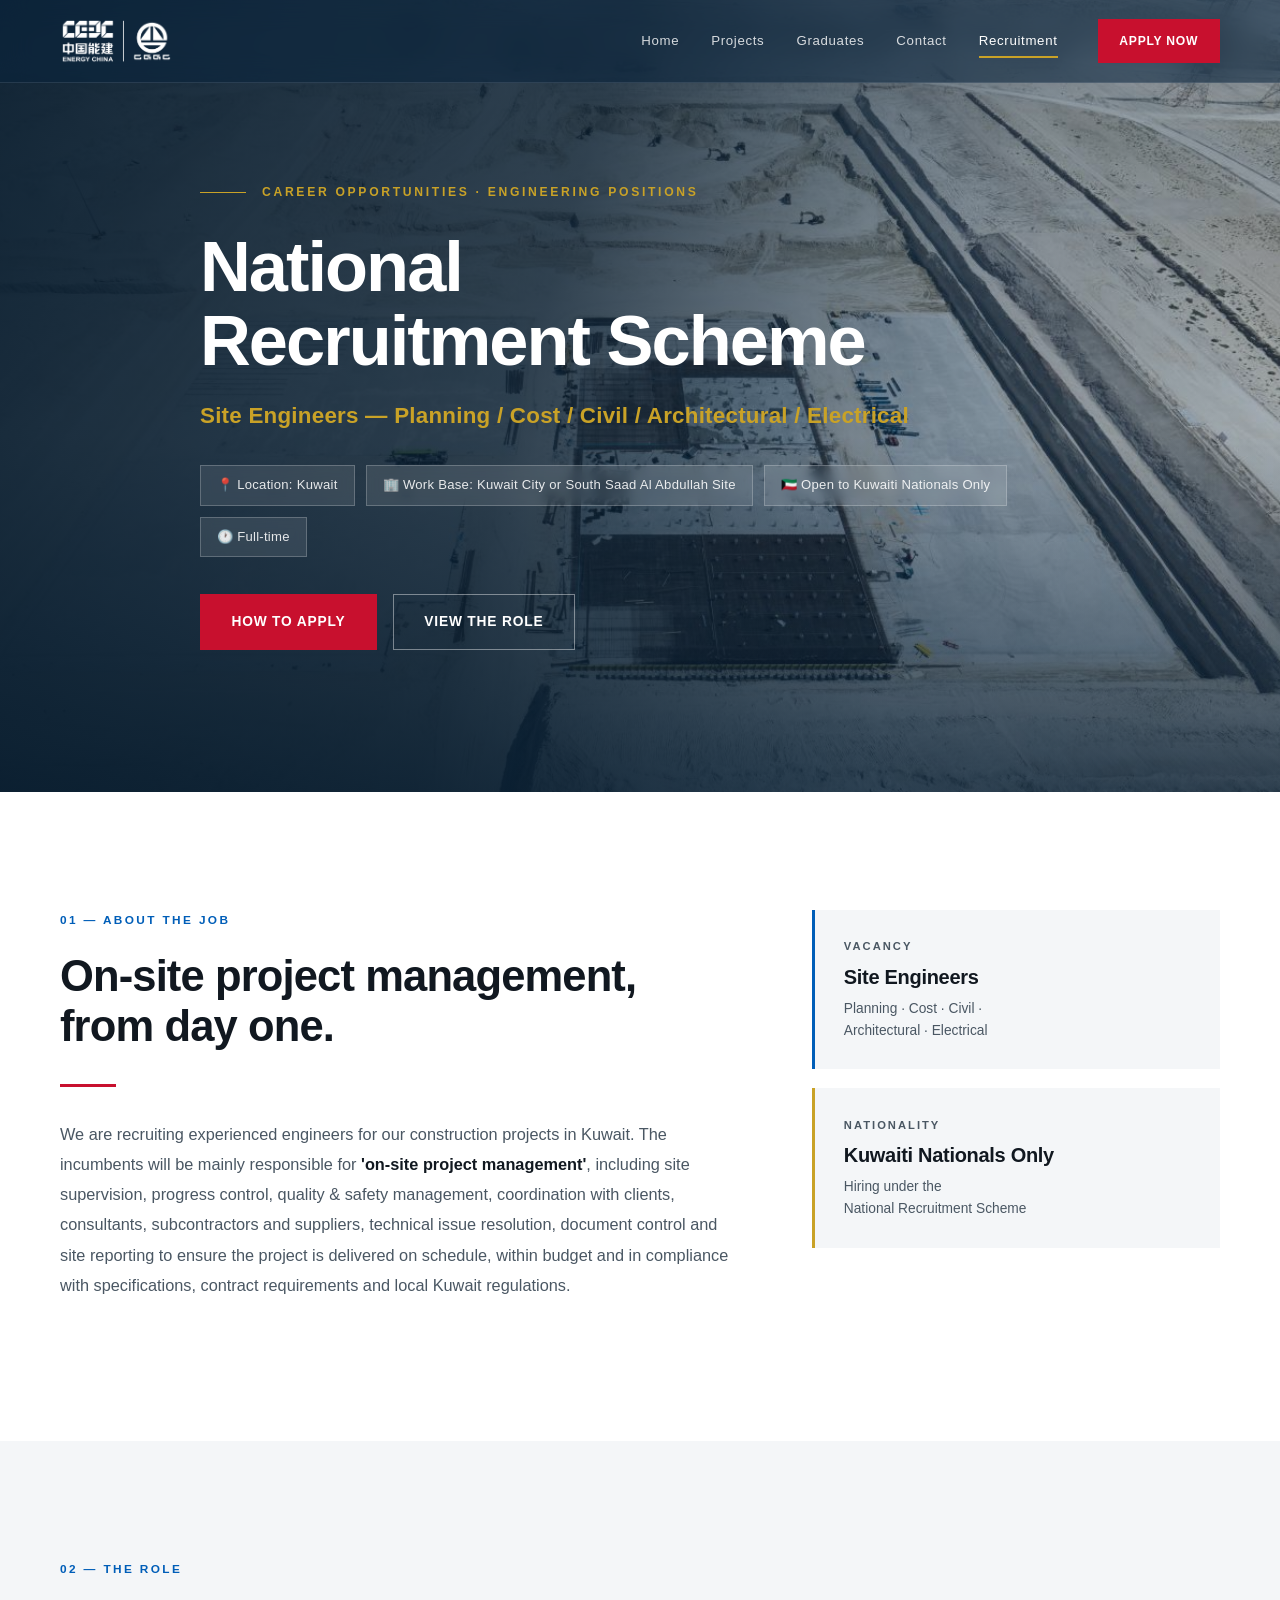
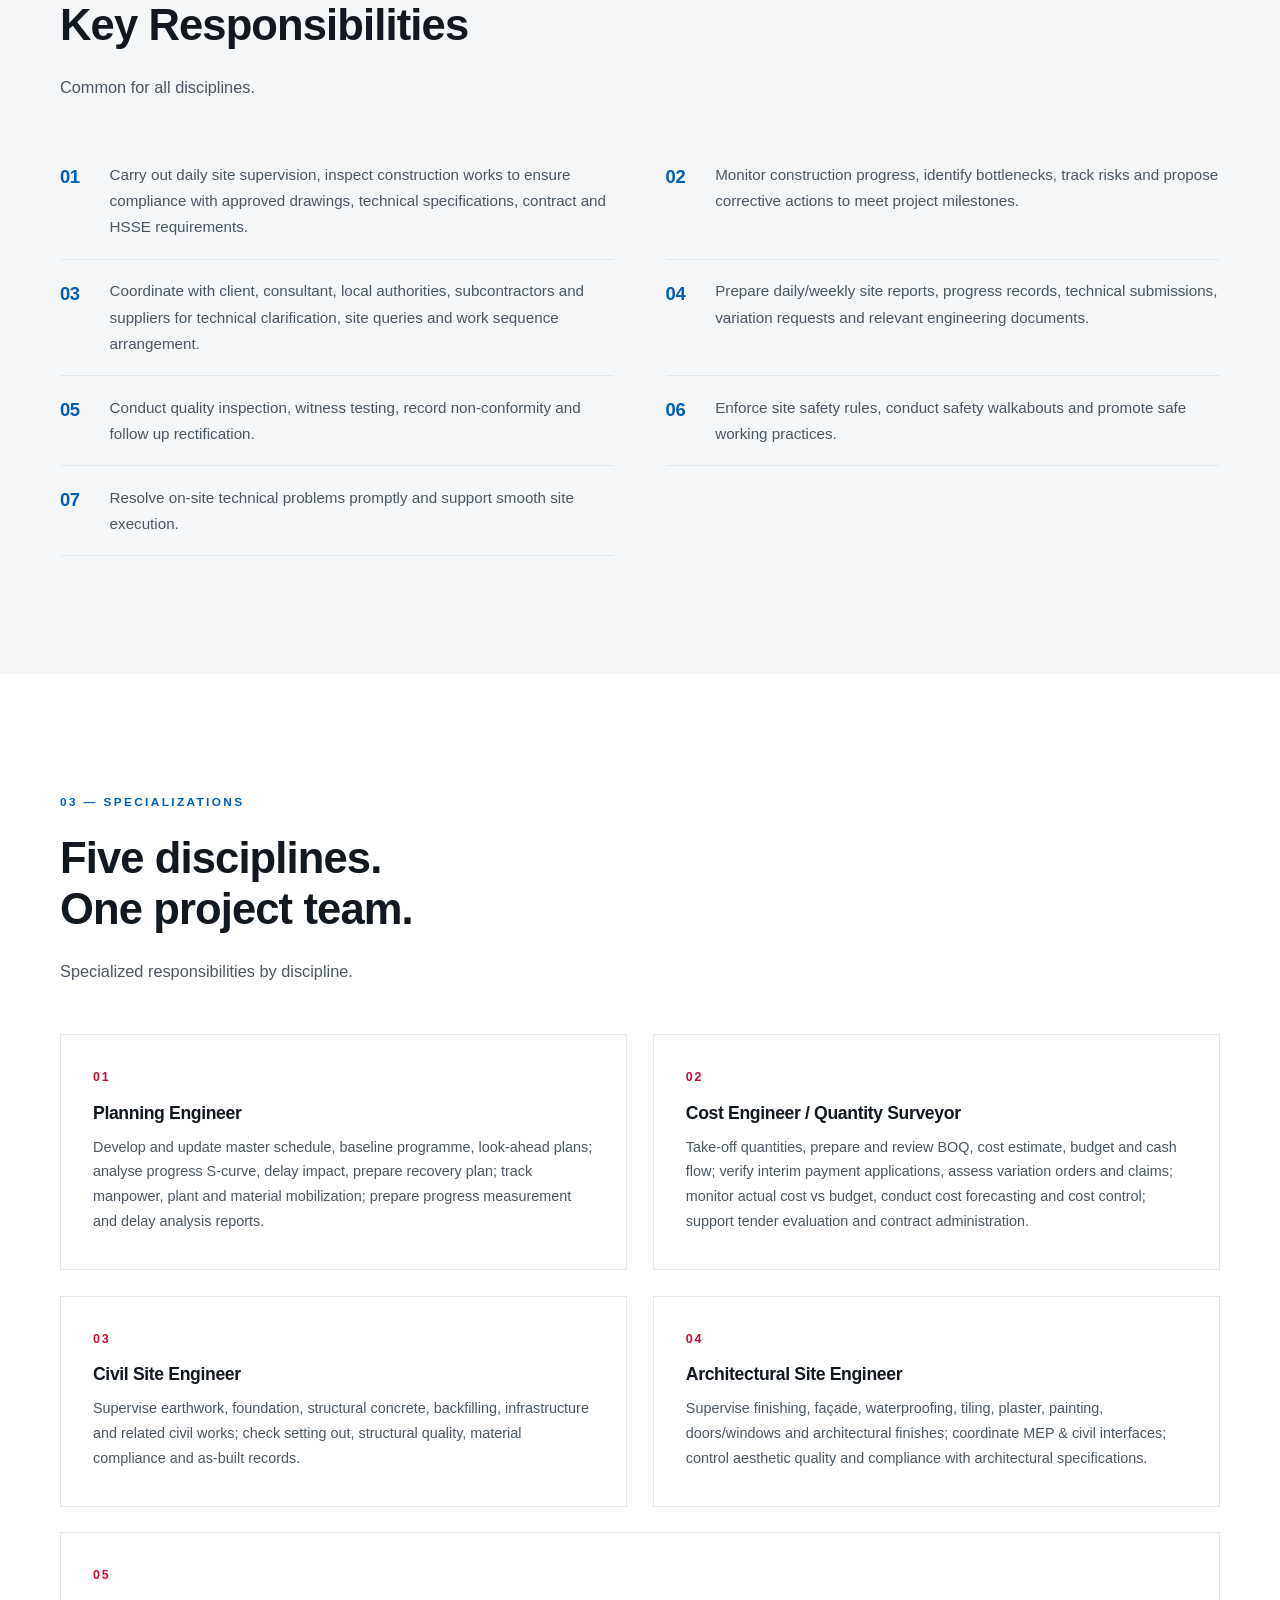
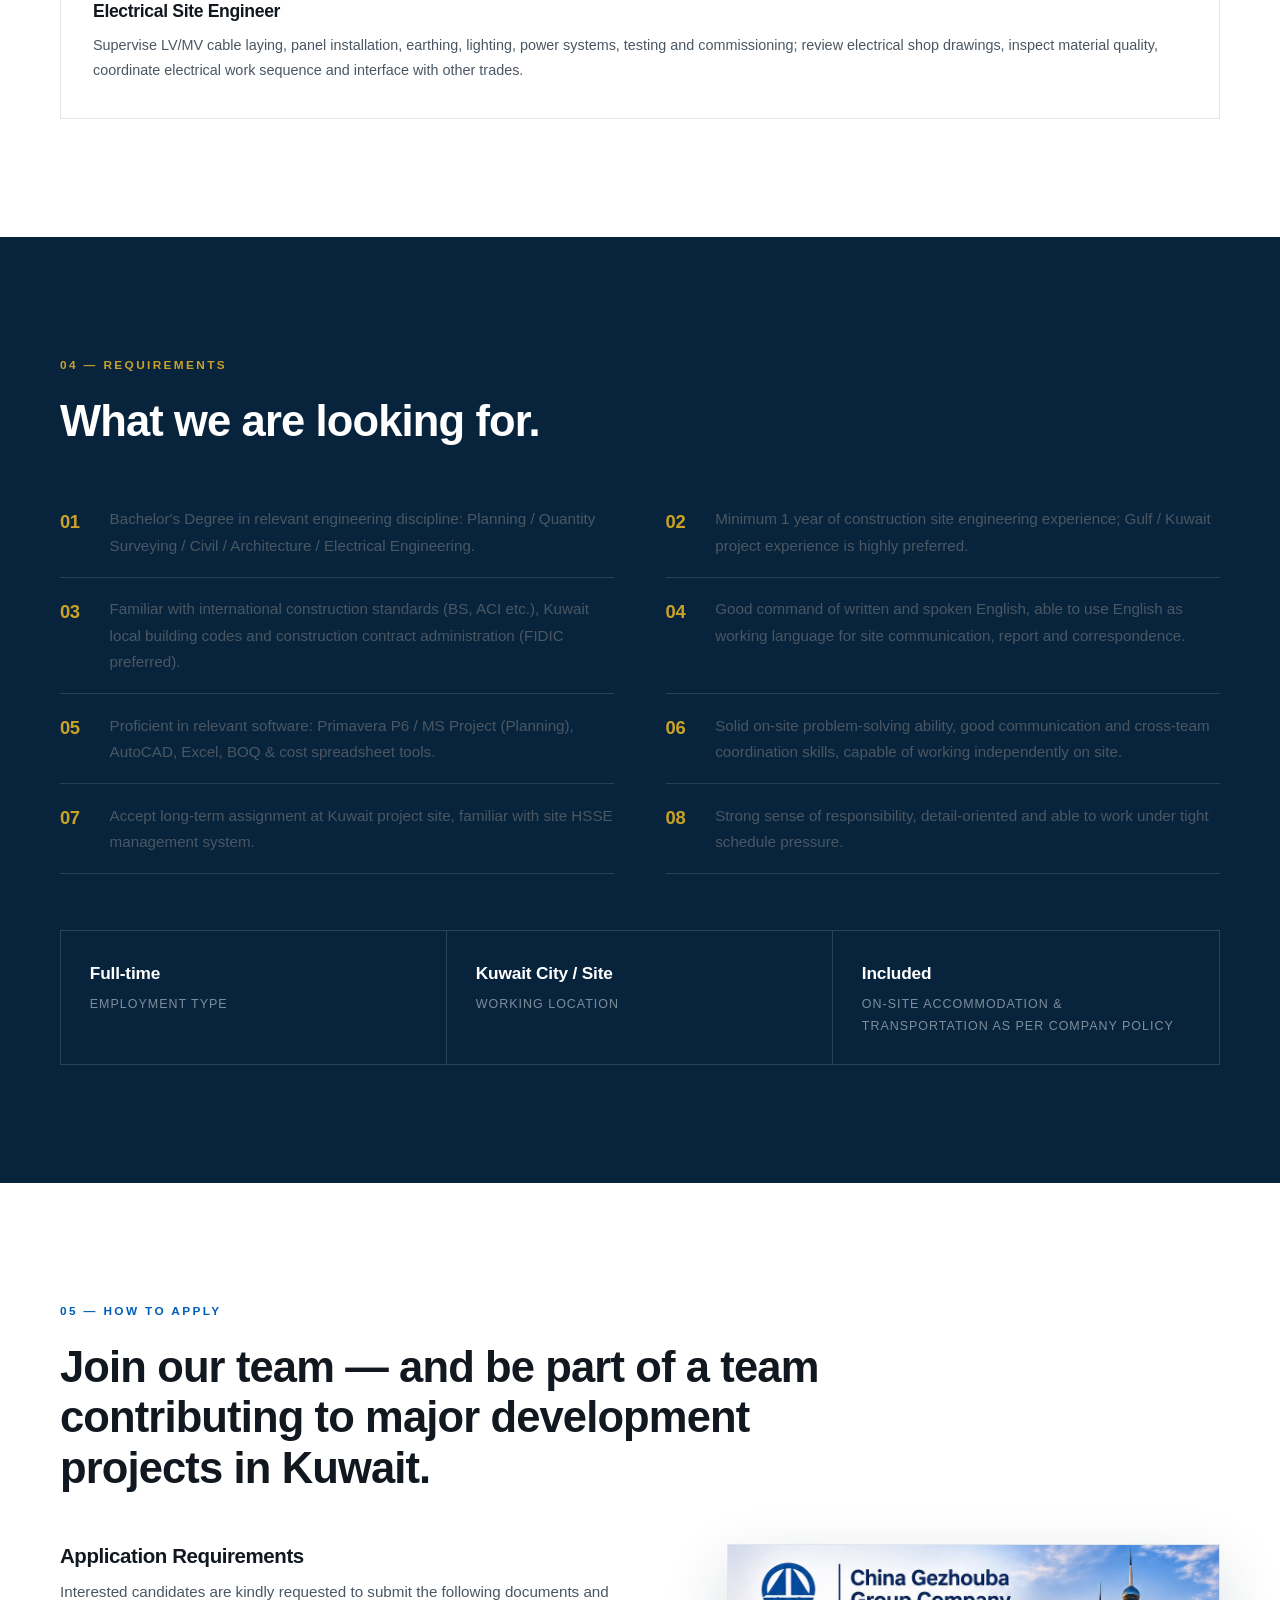
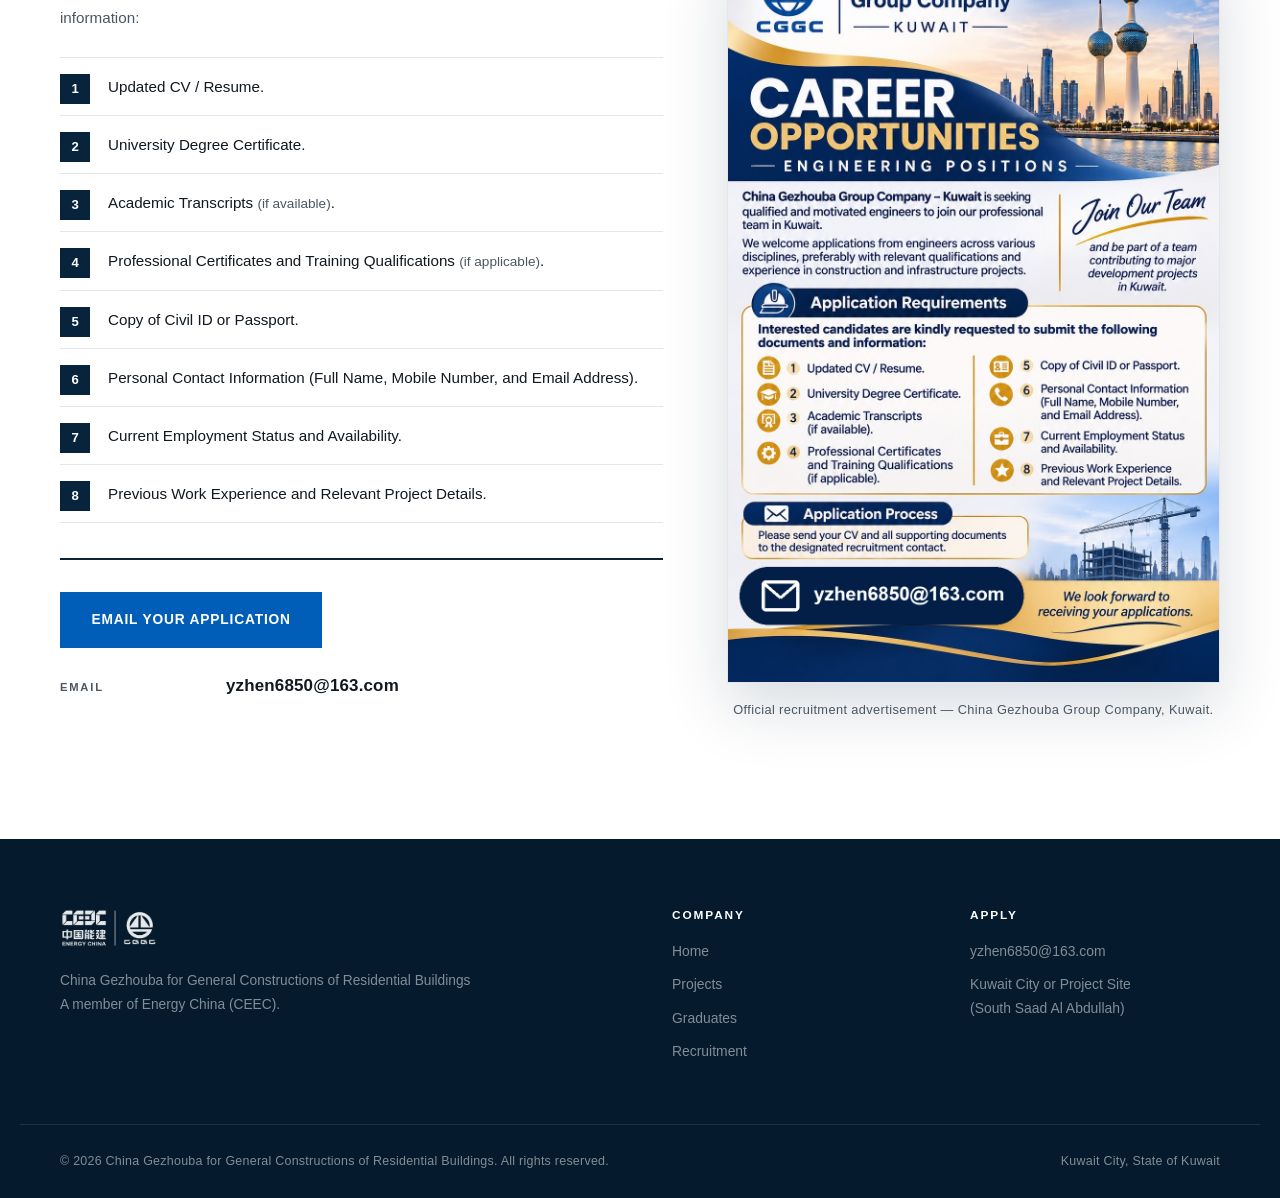
<file: recruit.html>
<!DOCTYPE html>
<html lang="en">
<head>
<meta charset="UTF-8">
<meta name="viewport" content="width=device-width, initial-scale=1.0">
<title>National Recruitment Scheme — Site Engineers | China Gezhouba Kuwait</title>
<meta name="description" content="China Gezhouba for General Constructions of Residential Buildings is recruiting Kuwaiti Site Engineers (Planning / Cost / Civil / Architectural / Electrical) for projects in Kuwait under the National Recruitment Scheme.">
<meta name="keywords" content="Kuwait jobs, Kuwaiti engineers, site engineer vacancy, national recruitment scheme, China Gezhouba Kuwait careers, civil engineer Kuwait, planning engineer Kuwait">
<meta property="og:type" content="website">
<meta property="og:title" content="National Recruitment Scheme — Site Engineers (Kuwaiti Nationals)">
<meta property="og:description" content="Join China Gezhouba Kuwait as a Site Engineer — Planning, Cost, Civil, Architectural or Electrical. Apply now.">
<meta property="og:image" content="assets/img/job-ad.jpeg">
<link rel="icon" type="image/png" href="assets/img/logo.png">
<link rel="stylesheet" href="styles.css">
<link rel="stylesheet" href="recruit.css">
</head>
<body class="recruit-page">

<!-- ============ HEADER ============ -->
<header class="site-header solid" id="header">
  <div class="container header-inner">
    <a href="index.html" class="brand" aria-label="Back to company home">
      <img src="assets/img/logo.png" alt="China Gezhouba · Energy China" class="brand-logo">
    </a>
    <nav class="nav" id="nav">
      <a href="index.html">Home</a>
      <a href="index.html#projects">Projects</a>
      <a href="index.html#careers">Graduates</a>
      <a href="index.html#contact">Contact</a>
      <a href="recruit.html" class="nav-active">Recruitment</a>
    </nav>
    <a href="#apply" class="btn btn-sm btn-accent header-cta">Apply Now</a>
    <button class="nav-toggle" id="navToggle" aria-label="Toggle navigation" aria-expanded="false">
      <span></span><span></span><span></span>
    </button>
  </div>
</header>

<!-- ============ HERO ============ -->
<section class="rhero">
  <div class="rhero-bg" style="background-image:url('assets/img/project-construction.jpg')"></div>
  <div class="hero-overlay"></div>
  <div class="container rhero-content">
    <p class="eyebrow"><span class="eyebrow-line"></span>Career Opportunities · Engineering Positions</p>
    <h1>National<br>Recruitment Scheme</h1>
    <p class="rhero-sub">Site Engineers — Planning / Cost / Civil / Architectural / Electrical</p>
    <div class="rhero-tags">
      <span class="rtag">📍 Location: Kuwait</span>
      <span class="rtag">🏢 Work Base: Kuwait City or South Saad Al Abdullah Site</span>
      <span class="rtag">🇰🇼 Open to Kuwaiti Nationals Only</span>
      <span class="rtag">🕐 Full-time</span>
    </div>
    <div class="hero-actions">
      <a href="#apply" class="btn btn-accent">How to Apply</a>
      <a href="#vacancy" class="btn btn-ghost">View the Role</a>
    </div>
  </div>
</section>

<!-- ============ JOB SUMMARY ============ -->
<section class="section" id="vacancy">
  <div class="container">
    <div class="rgrid">
      <div class="reveal">
        <p class="section-label">01 — About the Job</p>
        <h2 class="section-title">On-site project management,<br>from day one.</h2>
        <div class="rule"></div>
        <p class="about-body">We are recruiting experienced engineers for our construction projects in Kuwait. The incumbents will be mainly responsible for <strong>'on-site project management'</strong>, including site supervision, progress control, quality &amp; safety management, coordination with clients, consultants, subcontractors and suppliers, technical issue resolution, document control and site reporting to ensure the project is delivered on schedule, within budget and in compliance with specifications, contract requirements and local Kuwait regulations.</p>
      </div>
      <aside class="rside reveal">
        <div class="kicker-card">
          <p class="kicker-title">Vacancy</p>
          <strong>Site Engineers</strong>
          <p class="kicker-list">Planning · Cost · Civil ·<br>Architectural · Electrical</p>
        </div>
        <div class="kicker-card gold">
          <p class="kicker-title">Nationality</p>
          <strong>Kuwaiti Nationals Only</strong>
          <p class="kicker-list">Hiring under the<br>National Recruitment Scheme</p>
        </div>
      </aside>
    </div>
  </div>
</section>

<!-- ============ RESPONSIBILITIES ============ -->
<section class="section section-mist" id="responsibilities">
  <div class="container">
    <div class="reveal">
      <p class="section-label">02 — The Role</p>
      <h2 class="section-title">Key Responsibilities</h2>
      <p class="section-sub">Common for all disciplines.</p>
    </div>
    <ol class="rlist reveal">
      <li>Carry out daily site supervision, inspect construction works to ensure compliance with approved drawings, technical specifications, contract and HSSE requirements.</li>
      <li>Monitor construction progress, identify bottlenecks, track risks and propose corrective actions to meet project milestones.</li>
      <li>Coordinate with client, consultant, local authorities, subcontractors and suppliers for technical clarification, site queries and work sequence arrangement.</li>
      <li>Prepare daily/weekly site reports, progress records, technical submissions, variation requests and relevant engineering documents.</li>
      <li>Conduct quality inspection, witness testing, record non-conformity and follow up rectification.</li>
      <li>Enforce site safety rules, conduct safety walkabouts and promote safe working practices.</li>
      <li>Resolve on-site technical problems promptly and support smooth site execution.</li>
    </ol>
  </div>
</section>

<!-- ============ DISCIPLINES ============ -->
<section class="section" id="disciplines">
  <div class="container">
    <div class="reveal">
      <p class="section-label">03 — Specializations</p>
      <h2 class="section-title">Five disciplines.<br>One project team.</h2>
      <p class="section-sub">Specialized responsibilities by discipline.</p>
    </div>
    <div class="disc-grid">
      <article class="disc-card reveal">
        <span class="disc-no">01</span>
        <h3>Planning Engineer</h3>
        <p>Develop and update master schedule, baseline programme, look-ahead plans; analyse progress S-curve, delay impact, prepare recovery plan; track manpower, plant and material mobilization; prepare progress measurement and delay analysis reports.</p>
      </article>
      <article class="disc-card reveal">
        <span class="disc-no">02</span>
        <h3>Cost Engineer / Quantity Surveyor</h3>
        <p>Take-off quantities, prepare and review BOQ, cost estimate, budget and cash flow; verify interim payment applications, assess variation orders and claims; monitor actual cost vs budget, conduct cost forecasting and cost control; support tender evaluation and contract administration.</p>
      </article>
      <article class="disc-card reveal">
        <span class="disc-no">03</span>
        <h3>Civil Site Engineer</h3>
        <p>Supervise earthwork, foundation, structural concrete, backfilling, infrastructure and related civil works; check setting out, structural quality, material compliance and as-built records.</p>
      </article>
      <article class="disc-card reveal">
        <span class="disc-no">04</span>
        <h3>Architectural Site Engineer</h3>
        <p>Supervise finishing, façade, waterproofing, tiling, plaster, painting, doors/windows and architectural finishes; coordinate MEP &amp; civil interfaces; control aesthetic quality and compliance with architectural specifications.</p>
      </article>
      <article class="disc-card reveal">
        <span class="disc-no">05</span>
        <h3>Electrical Site Engineer</h3>
        <p>Supervise LV/MV cable laying, panel installation, earthing, lighting, power systems, testing and commissioning; review electrical shop drawings, inspect material quality, coordinate electrical work sequence and interface with other trades.</p>
      </article>
    </div>
  </div>
</section>

<!-- ============ REQUIREMENTS ============ -->
<section class="section section-dark" id="requirements">
  <div class="container">
    <div class="reveal">
      <p class="section-label light">04 — Requirements</p>
      <h2 class="section-title light">What we are looking for.</h2>
    </div>
    <ol class="rlist dark reveal">
      <li>Bachelor's Degree in relevant engineering discipline: Planning / Quantity Surveying / Civil / Architecture / Electrical Engineering.</li>
      <li>Minimum 1 year of construction site engineering experience; Gulf / Kuwait project experience is highly preferred.</li>
      <li>Familiar with international construction standards (BS, ACI etc.), Kuwait local building codes and construction contract administration (FIDIC preferred).</li>
      <li>Good command of written and spoken English, able to use English as working language for site communication, report and correspondence.</li>
      <li>Proficient in relevant software: Primavera P6 / MS Project (Planning), AutoCAD, Excel, BOQ &amp; cost spreadsheet tools.</li>
      <li>Solid on-site problem-solving ability, good communication and cross-team coordination skills, capable of working independently on site.</li>
      <li>Accept long-term assignment at Kuwait project site, familiar with site HSSE management system.</li>
      <li>Strong sense of responsibility, detail-oriented and able to work under tight schedule pressure.</li>
    </ol>

    <div class="benefits reveal">
      <div class="benefit"><strong>Full-time</strong><span>Employment type</span></div>
      <div class="benefit"><strong>Kuwait City / Site</strong><span>Working location</span></div>
      <div class="benefit"><strong>Included</strong><span>On-site accommodation &amp; transportation as per company policy</span></div>
    </div>
  </div>
</section>

<!-- ============ APPLY ============ -->
<section class="section" id="apply">
  <div class="container">
    <div class="apply-head reveal">
      <p class="section-label">05 — How to Apply</p>
      <h2 class="section-title">Join our team — and be part of a team<br>contributing to major development projects in Kuwait.</h2>
    </div>

    <div class="apply-grid">
      <div class="docs reveal">
        <h3>Application Requirements</h3>
        <p class="docs-note">Interested candidates are kindly requested to submit the following documents and information:</p>
        <ol class="docs-list">
          <li>Updated CV / Resume.</li>
          <li>University Degree Certificate.</li>
          <li>Academic Transcripts <em>(if available)</em>.</li>
          <li>Professional Certificates and Training Qualifications <em>(if applicable)</em>.</li>
          <li>Copy of Civil ID or Passport.</li>
          <li>Personal Contact Information (Full Name, Mobile Number, and Email Address).</li>
          <li>Current Employment Status and Availability.</li>
          <li>Previous Work Experience and Relevant Project Details.</li>
        </ol>
        <div class="apply-cta">
          <a class="btn btn-primary" href="mailto:yzhen6850@163.com?subject=Application%20-%20Site%20Engineer%20(National%20Recruitment%20Scheme)">Email Your Application</a>
          <div class="apply-contacts">
            <p><span>Email</span><strong>yzhen6850@163.com</strong></p>
          </div>
        </div>
      </div>
      <figure class="ad-figure reveal">
        <img src="assets/img/job-ad.jpeg" alt="China Gezhouba Kuwait — Career Opportunities, Engineering Positions recruitment advertisement">
        <figcaption>Official recruitment advertisement — China Gezhouba Group Company, Kuwait.</figcaption>
      </figure>
    </div>
  </div>
</section>

<!-- ============ FOOTER ============ -->
<footer class="site-footer">
  <div class="container footer-inner">
    <div class="footer-brand">
      <img src="assets/img/logo.png" alt="China Gezhouba · Energy China">
      <p>China Gezhouba for General Constructions of Residential Buildings<br>A member of Energy China (CEEC).</p>
    </div>
    <div class="footer-links">
      <div>
        <h5>Company</h5>
        <a href="index.html">Home</a>
        <a href="index.html#projects">Projects</a>
        <a href="index.html#careers">Graduates</a>
        <a href="recruit.html">Recruitment</a>
      </div>
      <div>
        <h5>Apply</h5>
        <a href="mailto:yzhen6850@163.com">yzhen6850@163.com</a>
        <p class="footer-addr">Kuwait City or Project Site<br>(South Saad Al Abdullah)</p>
      </div>
    </div>
  </div>
  <div class="container footer-bottom">
    <p>© <span id="year">2026</span> China Gezhouba for General Constructions of Residential Buildings. All rights reserved.</p>
    <p>Kuwait City, State of Kuwait</p>
  </div>
</footer>

<script src="script.js"></script>
</body>
</html>
</file>
<file: styles.css>
/* ============================================================
   China Gezhouba for General Constructions of Residential Buildings
   ============================================================ */

:root{
  --navy:#08243D;
  --navy-deep:#051A2C;
  --navy-soft:#0E3557;
  --blue:#005EB8;
  --blue-light:#1E7FD4;
  --red:#C8102E;
  --gold:#C9A227;
  --ink:#111820;
  --body:#4A5763;
  --line:#E2E7EC;
  --mist:#F4F6F8;
  --white:#FFFFFF;

  --ff: "Inter", -apple-system, BlinkMacSystemFont, "Segoe UI", "Helvetica Neue", Arial, "Noto Sans", sans-serif;
  --max:1240px;
  --ease:cubic-bezier(.22,.61,.36,1);
}

*,*::before,*::after{box-sizing:border-box}
html{scroll-behavior:smooth;-webkit-text-size-adjust:100%}
body{
  margin:0;
  font-family:var(--ff);
  color:var(--body);
  background:var(--white);
  font-size:16px;
  line-height:1.7;
  -webkit-font-smoothing:antialiased;
  overflow-x:hidden;
}
img{max-width:100%;display:block}
a{color:inherit;text-decoration:none}
h1,h2,h3,h4,h5{margin:0;color:var(--ink);font-weight:600;letter-spacing:-.02em;line-height:1.15}
p{margin:0}
.container{width:100%;max-width:var(--max);margin:0 auto;padding:0 40px}
@media(max-width:768px){.container{padding:0 22px}}

/* ---------- Buttons ---------- */
.btn{
  display:inline-flex;align-items:center;justify-content:center;gap:.55rem;
  padding:.95rem 1.9rem;
  font-size:.86rem;font-weight:600;letter-spacing:.06em;text-transform:uppercase;
  border:1px solid transparent;cursor:pointer;
  transition:all .3s var(--ease);
  white-space:nowrap;
}
.btn-primary{background:var(--blue);color:#fff}
.btn-primary:hover{background:var(--blue-light);transform:translateY(-2px);box-shadow:0 12px 28px rgba(0,94,184,.32)}
.btn-accent{background:var(--red);color:#fff}
.btn-accent:hover{background:#a80d26;transform:translateY(-2px)}
.btn-ghost{background:transparent;color:#fff;border-color:rgba(255,255,255,.42)}
.btn-ghost:hover{background:rgba(255,255,255,.12);border-color:#fff}
.btn-sm{padding:.68rem 1.3rem;font-size:.76rem}

/* ---------- Header ---------- */
.site-header{
  position:fixed;top:0;left:0;right:0;z-index:1000;
  background:rgba(8,36,61,.55);
  backdrop-filter:blur(14px);-webkit-backdrop-filter:blur(14px);
  border-bottom:1px solid rgba(255,255,255,.1);
  transition:background .4s var(--ease),box-shadow .4s var(--ease);
}
.site-header.solid{background:rgba(8,36,61,.97);box-shadow:0 2px 26px rgba(0,0,0,.24)}
.header-inner{display:flex;align-items:center;justify-content:space-between;gap:2rem;height:82px;transition:height .35s var(--ease)}
.site-header.solid .header-inner{height:70px}
.brand{display:flex;align-items:center;flex:0 0 auto}
.brand-logo{height:44px;width:auto;filter:brightness(0) invert(1);transition:height .35s var(--ease)}
.site-header.solid .brand-logo{height:38px}
.nav{display:flex;align-items:center;gap:2rem;margin-left:auto}
.nav a{
  font-size:.83rem;font-weight:500;letter-spacing:.05em;
  color:rgba(255,255,255,.82);position:relative;padding:.35rem 0;
  transition:color .25s;
}
.nav a::after{content:"";position:absolute;left:0;bottom:0;height:1.5px;width:0;background:var(--gold);transition:width .3s var(--ease)}
.nav a:hover{color:#fff}
.nav a:hover::after{width:100%}
.header-cta{margin-left:.5rem}
.nav-toggle{display:none;background:none;border:0;padding:.5rem;cursor:pointer;flex-direction:column;gap:5px}
.nav-toggle span{display:block;width:24px;height:2px;background:#fff;transition:.3s}

@media(max-width:1040px){
  .nav{
    position:fixed;top:0;right:0;height:100vh;width:min(78vw,340px);
    background:var(--navy-deep);flex-direction:column;justify-content:center;
    align-items:flex-start;gap:1.6rem;padding:3rem 2.4rem;
    transform:translateX(100%);transition:transform .42s var(--ease);
    margin:0;
  }
  .nav.open{transform:translateX(0)}
  .nav a{font-size:1.05rem}
  .nav-toggle{display:flex;z-index:1001;margin-left:auto}
  .header-cta{display:none}
  .nav-toggle.active span:nth-child(1){transform:translateY(7px) rotate(45deg)}
  .nav-toggle.active span:nth-child(2){opacity:0}
  .nav-toggle.active span:nth-child(3){transform:translateY(-7px) rotate(-45deg)}
}

/* ---------- Hero ---------- */
.hero{position:relative;min-height:100vh;display:flex;align-items:center;padding:150px 0 210px;overflow:hidden}
.hero-bg{
  position:absolute;inset:0;
  background-size:cover;background-position:center 40%;
  transform:scale(1.06);animation:heroZoom 26s ease-out forwards;
}
@keyframes heroZoom{to{transform:scale(1)}}
.hero-overlay{
  position:absolute;inset:0;
  background:
    linear-gradient(105deg,rgba(5,26,44,.94) 0%,rgba(5,26,44,.82) 42%,rgba(8,36,61,.42) 72%,rgba(8,36,61,.28) 100%),
    linear-gradient(to top,rgba(5,26,44,.72) 0%,transparent 45%);
}
.hero-content{position:relative;z-index:2;color:#fff;max-width:920px}
.eyebrow{
  display:flex;align-items:center;gap:1rem;
  font-size:.76rem;letter-spacing:.22em;text-transform:uppercase;
  color:var(--gold);font-weight:600;margin-bottom:1.7rem;
}
.eyebrow-line{display:block;width:46px;height:1px;background:var(--gold)}
.hero h1{
  color:#fff;font-size:clamp(2.35rem,5.2vw,4.35rem);
  font-weight:700;letter-spacing:-.028em;line-height:1.06;
  margin-bottom:1.9rem;
}
.h1-sub{font-size:.58em;font-weight:400;color:rgba(255,255,255,.86);letter-spacing:-.012em;line-height:1.28;display:inline-block;margin-top:.35em}
.hero-lead{
  font-size:clamp(1rem,1.5vw,1.18rem);color:rgba(255,255,255,.78);
  max-width:600px;margin-bottom:2.6rem;line-height:1.75;
}
.hero-actions{display:flex;gap:1rem;flex-wrap:wrap}

.hero-stats{
  position:absolute;bottom:0;left:0;right:0;z-index:3;
  background:rgba(5,26,44,.55);
  backdrop-filter:blur(10px);
  border-top:1px solid rgba(255,255,255,.14);
}
.hero-stats-inner{display:grid;grid-template-columns:repeat(4,1fr)}
.hs{padding:1.6rem 0;border-right:1px solid rgba(255,255,255,.12)}
.hs:last-child{border-right:0}
.hs strong{display:block;color:#fff;font-size:1.95rem;font-weight:700;letter-spacing:-.02em;line-height:1}
.hs strong::after{content:attr(data-suffix);font-size:.6em;font-weight:500;letter-spacing:0;margin-left:.12em;color:rgba(255,255,255,.72)}
.hs span{display:block;font-size:.74rem;letter-spacing:.12em;text-transform:uppercase;color:rgba(255,255,255,.6);margin-top:.55rem}
@media(max-width:860px){
  .hero{padding-bottom:200px;min-height:auto}
  .hero-stats-inner{grid-template-columns:1fr 1fr}
  .hs:nth-child(2){border-right:0}
  .hs:nth-child(1),.hs:nth-child(2){border-bottom:1px solid rgba(255,255,255,.12)}
  .hs strong{font-size:1.55rem}
}

/* ---------- Sections ---------- */
.section{padding:118px 0}
@media(max-width:768px){.section{padding:80px 0}}
.section-mist{background:var(--mist)}
.section-dark{background:var(--navy);color:rgba(255,255,255,.72)}
.section-label{
  font-size:.74rem;font-weight:700;letter-spacing:.2em;text-transform:uppercase;
  color:var(--blue);margin-bottom:1.3rem;
}
.section-label.light{color:var(--gold)}
.section-title{font-size:clamp(1.85rem,3.4vw,2.9rem);line-height:1.16;margin-bottom:1.5rem}
.section-title.light{color:#fff}
.section-sub{font-size:1.02rem;max-width:640px;color:var(--body)}
.section-head{margin-bottom:4rem;max-width:820px}
.section-head .section-sub{margin-top:.4rem}
.rule{width:56px;height:3px;background:var(--red);margin:2rem 0}

/* ---------- About ---------- */
.about-grid{display:grid;grid-template-columns:.85fr 1.15fr;gap:5.5rem;align-items:start}
.about-note{font-size:.94rem;color:var(--body);line-height:1.8;border-left:2px solid var(--line);padding-left:1.3rem}
.about-note strong{color:var(--ink)}
.about-body{font-size:1.02rem;line-height:1.85;color:var(--body);margin-bottom:1.45rem}
.about-body strong{color:var(--ink);font-weight:600}
.about-pillars{display:grid;grid-template-columns:repeat(3,1fr);gap:1.6rem;margin-top:2.8rem;padding-top:2.6rem;border-top:1px solid var(--line)}
.pillar-no{
  display:block;font-size:.72rem;font-weight:700;letter-spacing:.16em;
  text-transform:uppercase;color:var(--blue);margin-bottom:.6rem;
}
.pillar p{font-size:.9rem;line-height:1.7;color:var(--body)}
@media(max-width:960px){
  .about-grid{grid-template-columns:1fr;gap:3rem}
  .about-pillars{grid-template-columns:1fr;gap:1.4rem}
}

/* ---------- Figures ---------- */
.figures-head{display:grid;grid-template-columns:1fr 1fr;gap:4rem;align-items:end;margin-bottom:4.5rem}
.figures-intro{font-size:.98rem;line-height:1.8;color:rgba(255,255,255,.6)}
.figures-grid{display:grid;grid-template-columns:repeat(3,1fr);border-top:1px solid rgba(255,255,255,.14);border-left:1px solid rgba(255,255,255,.14)}
.figure{
  padding:2.4rem 2rem;border-right:1px solid rgba(255,255,255,.14);
  border-bottom:1px solid rgba(255,255,255,.14);
}
.figure strong{display:block;color:#fff;font-size:clamp(1.9rem,3.2vw,2.7rem);font-weight:700;letter-spacing:-.03em;line-height:1}
.figure strong::after{content:attr(data-suffix);font-size:.52em;font-weight:500;letter-spacing:0;margin-left:.14em;color:rgba(201,162,39,.9)}
.figure span{display:block;margin-top:.7rem;font-size:.79rem;letter-spacing:.1em;text-transform:uppercase;color:rgba(255,255,255,.5)}
.rankings{display:grid;grid-template-columns:repeat(3,1fr);gap:2.5rem;margin-top:3.5rem}
.rank{display:flex;align-items:baseline;gap:1rem}
.rank-no{
  font-size:2.3rem;font-weight:700;color:var(--gold);
  letter-spacing:-.03em;line-height:1;flex:0 0 auto;
}
.rank-no::before{content:"No. ";font-size:.95rem;font-weight:600;letter-spacing:.04em;color:rgba(255,255,255,.45)}
.rank p{font-size:.85rem;line-height:1.5;color:rgba(255,255,255,.6)}
@media(max-width:960px){
  .figures-head{grid-template-columns:1fr;gap:1.8rem}
  .figures-grid{grid-template-columns:1fr 1fr}
  .rankings{grid-template-columns:1fr;gap:1.4rem}
}

/* ---------- Capabilities ---------- */
.cap-grid{display:grid;grid-template-columns:repeat(3,1fr);gap:0;border-top:1px solid var(--line);border-left:1px solid var(--line)}
.cap-card{
  padding:2.4rem 2rem 2.6rem;border-right:1px solid var(--line);border-bottom:1px solid var(--line);
  background:#fff;transition:background .35s var(--ease),transform .35s var(--ease);
}
.cap-card:hover{background:var(--mist)}
.cap-icon{width:34px;height:34px;color:var(--blue);margin-bottom:1.5rem}
.cap-icon svg{width:100%;height:100%;stroke-linecap:round;stroke-linejoin:round}
.cap-card h3{font-size:1.06rem;margin-bottom:.7rem;letter-spacing:-.01em}
.cap-card p{font-size:.9rem;line-height:1.72;color:var(--body)}
@media(max-width:1000px){.cap-grid{grid-template-columns:1fr 1fr}}
@media(max-width:620px){.cap-grid{grid-template-columns:1fr}}

/* ---------- Map ---------- */
.map-wrap{position:relative;background:#fff;border:1px solid var(--line);padding:3rem 2rem 1.5rem}
.world-map{width:100%;height:auto;opacity:.92}
.map-legend{display:flex;gap:2.4rem;justify-content:center;flex-wrap:wrap;padding-top:1.2rem;border-top:1px solid var(--line);margin-top:1rem}
.map-legend span{display:flex;align-items:center;gap:.6rem;font-size:.82rem;letter-spacing:.06em;color:var(--body)}
.map-legend i{display:block;width:9px;height:9px;background:var(--red);border-radius:50%}

/* ---------- Kuwait ---------- */
.kuwait-grid{display:grid;grid-template-columns:1.15fr .85fr;gap:5rem;align-items:start;margin-bottom:5rem}
.kuwait-panel{background:var(--mist);padding:2.6rem 2.2rem;border-top:3px solid var(--blue)}
.kp-row{display:flex;justify-content:space-between;align-items:baseline;gap:1.4rem;padding:1rem 0;border-bottom:1px solid var(--line)}
.kp-row:last-child{border-bottom:0}
.kp-row span{font-size:.82rem;letter-spacing:.04em;color:var(--body)}
.kp-row strong{font-size:.92rem;color:var(--ink);font-weight:600;text-align:right}
.timeline{display:grid;grid-template-columns:repeat(4,1fr);gap:0;border-top:1px solid var(--line)}
.tl-item{padding:2rem 1.8rem 0;border-right:1px solid var(--line);position:relative}
.tl-item:last-child{border-right:0}
.tl-item::before{
  content:"";position:absolute;top:-5px;left:1.8rem;
  width:9px;height:9px;border-radius:50%;background:var(--red);
}
.tl-year{display:block;font-size:1.25rem;font-weight:700;color:var(--blue);letter-spacing:-.02em;margin-bottom:.7rem}
.tl-item p{font-size:.88rem;line-height:1.7;color:var(--body)}
@media(max-width:960px){
  .kuwait-grid{grid-template-columns:1fr;gap:2.8rem}
  .timeline{grid-template-columns:1fr 1fr}
  .tl-item{padding-bottom:1.8rem;border-bottom:1px solid var(--line)}
}

/* ---------- Projects ---------- */
.projects{display:grid;grid-template-columns:1fr 1fr;gap:2.5rem}
.project{background:rgba(255,255,255,.04);border:1px solid rgba(255,255,255,.12);overflow:hidden;transition:border-color .35s,transform .35s var(--ease)}
.project:hover{border-color:rgba(201,162,39,.55);transform:translateY(-4px)}
.project-media{position:relative;aspect-ratio:16/10;overflow:hidden;background:var(--navy-deep)}
.project-media img{width:100%;height:100%;object-fit:cover;transition:transform .8s var(--ease);filter:saturate(.92)}
.project:hover .project-media img{transform:scale(1.05)}
.project-body{padding:1.9rem 2rem 2.2rem}
.project-tag{font-size:.7rem;font-weight:700;letter-spacing:.16em;text-transform:uppercase;color:var(--gold);margin-bottom:.8rem}
.project-body h3{color:#fff;font-size:1.28rem;margin-bottom:.35rem}
.project-scope{font-size:.83rem;color:rgba(255,255,255,.45);letter-spacing:.02em;margin-bottom:.9rem}
.project-desc{font-size:.9rem;line-height:1.75;color:rgba(255,255,255,.62)}
@media(max-width:840px){.projects{grid-template-columns:1fr;gap:1.8rem}}

/* ---------- Careers ---------- */
.careers-grid{display:grid;grid-template-columns:1fr 1fr;gap:5rem;align-items:start}
.careers-copy .btn{margin-top:1.4rem}
.careers-cards{display:flex;flex-direction:column;gap:0;border-top:1px solid var(--line)}
.ccard{padding:1.9rem 0;border-bottom:1px solid var(--line);display:grid;grid-template-columns:auto 1fr;gap:.4rem 1.6rem;align-items:baseline}
.cnum{font-size:.78rem;font-weight:700;color:var(--red);letter-spacing:.1em;grid-row:span 2;align-self:start;padding-top:.3rem}
.ccard h4{font-size:1.04rem;margin-bottom:.35rem}
.ccard p{font-size:.9rem;line-height:1.7;color:var(--body);grid-column:2}
@media(max-width:960px){.careers-grid{grid-template-columns:1fr;gap:2.6rem}}

/* ---------- Contact ---------- */
.contact{padding-bottom:100px}
.contact-grid{display:grid;grid-template-columns:1fr 1fr;gap:5rem;align-items:start}
.contact-lead{font-size:1rem;line-height:1.8;color:rgba(255,255,255,.6);max-width:440px}
.contact-cards{display:flex;flex-direction:column;gap:1px;background:rgba(255,255,255,.12)}
.contact-card{
  display:block;background:var(--navy);padding:1.8rem 2rem;
  transition:background .3s var(--ease);
}
a.contact-card:hover{background:var(--navy-soft)}
.cc-label{display:block;font-size:.7rem;font-weight:700;letter-spacing:.18em;text-transform:uppercase;color:var(--gold);margin-bottom:.6rem}
.contact-card strong{display:block;color:#fff;font-size:1.05rem;font-weight:500;line-height:1.6;letter-spacing:-.01em}
.cc-link{display:inline-block;margin-top:.7rem;font-size:.8rem;letter-spacing:.08em;color:var(--blue-light)}
@media(max-width:900px){.contact-grid{grid-template-columns:1fr;gap:2.6rem}}

/* ---------- Footer ---------- */
.site-footer{background:var(--navy-deep);color:rgba(255,255,255,.5);padding:70px 0 0}
.footer-inner{display:grid;grid-template-columns:1fr 1fr;gap:4rem;padding-bottom:3.2rem}
.footer-brand img{height:38px;width:auto;filter:brightness(0) invert(1);opacity:.9;margin-bottom:1.4rem}
.footer-brand p{font-size:.86rem;line-height:1.75}
.footer-links{display:grid;grid-template-columns:1fr 1fr;gap:3rem}
.footer-links h5{color:#fff;font-size:.74rem;letter-spacing:.16em;text-transform:uppercase;font-weight:700;margin-bottom:1.1rem}
.footer-links a,.footer-addr{display:block;font-size:.87rem;color:rgba(255,255,255,.5);margin-bottom:.6rem;transition:color .25s;line-height:1.7}
.footer-links a:hover{color:#fff}
.footer-bottom{
  border-top:1px solid rgba(255,255,255,.1);
  padding:1.6rem 40px;display:flex;justify-content:space-between;gap:1rem;flex-wrap:wrap;
  font-size:.78rem;letter-spacing:.02em;
}
@media(max-width:800px){
  .footer-inner{grid-template-columns:1fr;gap:2.6rem}
  .footer-links{gap:2rem}
  .footer-bottom{padding:1.4rem 22px;flex-direction:column;gap:.4rem}
}

/* ---------- Hiring banner (Careers) ---------- */
.hiring-banner{
  display:flex;align-items:center;justify-content:space-between;gap:2rem;
  margin-top:3.6rem;padding:2rem 2.3rem;
  background:linear-gradient(100deg,var(--navy) 0%,var(--navy-soft) 100%);
  border-left:4px solid var(--red);
  transition:transform .3s var(--ease),box-shadow .3s var(--ease);
}
.hiring-banner:hover{transform:translateY(-3px);box-shadow:0 20px 46px rgba(8,36,61,.22)}
.hb-badge{
  display:inline-block;font-size:.68rem;font-weight:700;letter-spacing:.16em;
  text-transform:uppercase;color:#fff;background:var(--red);
  padding:.4rem .9rem;margin-bottom:1rem;
}
.hiring-banner h3{color:#fff;font-size:1.32rem;margin-bottom:.5rem;letter-spacing:-.015em}
.hiring-banner p{font-size:.88rem;color:rgba(255,255,255,.62);line-height:1.65}
.hb-cta{
  flex:0 0 auto;font-size:.84rem;font-weight:600;letter-spacing:.1em;
  text-transform:uppercase;color:var(--gold);white-space:nowrap;
  transition:transform .3s var(--ease);
}
.hiring-banner:hover .hb-cta{transform:translateX(6px)}
@media(max-width:760px){
  .hiring-banner{flex-direction:column;align-items:flex-start;gap:1.4rem;padding:1.8rem 1.6rem}
}

/* ---------- Nav hiring pill ---------- */
.nav a.nav-hiring{color:var(--gold);font-weight:600}
.nav a.nav-hiring::before{content:"●";font-size:.5rem;margin-right:.45rem;vertical-align:.18em}
.nav a.nav-hiring::after{background:var(--red)}

/* ---------- Reveal animation ---------- */
.reveal{opacity:0;transform:translateY(26px);transition:opacity .8s var(--ease),transform .8s var(--ease)}
.reveal.in{opacity:1;transform:none}
@media(prefers-reduced-motion:reduce){
  .reveal{opacity:1;transform:none;transition:none}
  .hero-bg{animation:none}
  html{scroll-behavior:auto}
}

/* ---------- Signature Projects (light section) ---------- */
.sig-grid{display:grid;grid-template-columns:repeat(3,1fr);gap:1.6rem}
.sig-card{background:#fff;border:1px solid var(--line);overflow:hidden;display:flex;flex-direction:column;transition:border-color .35s,transform .35s var(--ease),box-shadow .35s}
.sig-card:hover{border-color:rgba(0,94,184,.45);transform:translateY(-4px);box-shadow:0 18px 40px rgba(8,36,61,.10)}
.sig-media{aspect-ratio:16/10;overflow:hidden;background:var(--navy-deep)}
.sig-media img{width:100%;height:100%;object-fit:cover;transition:transform .8s var(--ease);filter:saturate(.95)}
.sig-card:hover .sig-media img{transform:scale(1.05)}
.sig-body{padding:1.5rem 1.6rem 1.8rem;display:flex;flex-direction:column;flex:1}
.sig-tag{font-size:.68rem;font-weight:700;letter-spacing:.16em;text-transform:uppercase;color:var(--blue);margin-bottom:.7rem}
.sig-body h3{font-size:1.12rem;margin-bottom:.55rem}
.sig-desc{font-size:.88rem;line-height:1.7;color:var(--body)}
@media(max-width:1080px){.sig-grid{grid-template-columns:1fr 1fr;gap:1.4rem}}
@media(max-width:700px){.sig-grid{grid-template-columns:1fr;gap:1.4rem}}
</file>
<file: recruit.css>
/* ============================================================
   National Recruitment Scheme — recruit.html
   ============================================================ */

.recruit-page .nav a.nav-active{color:#fff}
.recruit-page .nav a.nav-active::after{width:100%}

/* ---------- Hero ---------- */
.rhero{
  position:relative;min-height:88vh;display:flex;align-items:center;
  padding:150px 0 110px;overflow:hidden;color:#fff;
}
.rhero-bg{
  position:absolute;inset:0;background-size:cover;background-position:center 35%;
  transform:scale(1.05);
}
.rhero-content{position:relative;z-index:2;max-width:960px}
.rhero h1{
  color:#fff;font-size:clamp(2.5rem,5.5vw,4.4rem);font-weight:700;
  letter-spacing:-.028em;line-height:1.05;margin-bottom:1.2rem;
}
.rhero-sub{
  font-size:clamp(1.05rem,1.9vw,1.4rem);color:var(--gold);font-weight:600;
  letter-spacing:.01em;margin-bottom:1.9rem;
}
.rhero-tags{display:flex;flex-wrap:wrap;gap:.7rem;margin-bottom:2.3rem}
.rtag{
  display:inline-flex;align-items:center;gap:.45rem;
  background:rgba(255,255,255,.1);border:1px solid rgba(255,255,255,.22);
  padding:.5rem 1rem;font-size:.82rem;letter-spacing:.02em;
  color:rgba(255,255,255,.88);backdrop-filter:blur(6px);
}
@media(max-width:768px){
  .rhero{padding:130px 0 80px;min-height:auto}
  .rtag{font-size:.74rem;padding:.42rem .8rem}
}

/* ---------- Job summary ---------- */
.rgrid{display:grid;grid-template-columns:1.25fr .75fr;gap:4.5rem;align-items:start}
.rside{display:flex;flex-direction:column;gap:1.2rem}
.kicker-card{
  background:var(--mist);border-left:3px solid var(--blue);
  padding:1.7rem 1.8rem;
}
.kicker-card.gold{border-left-color:var(--gold)}
.kicker-title{
  font-size:.7rem;font-weight:700;letter-spacing:.18em;text-transform:uppercase;
  color:var(--body);margin-bottom:.55rem;
}
.kicker-card strong{display:block;color:var(--ink);font-size:1.25rem;letter-spacing:-.015em;line-height:1.25}
.kicker-list{margin-top:.5rem;font-size:.86rem;color:var(--body);line-height:1.6}
@media(max-width:900px){.rgrid{grid-template-columns:1fr;gap:2.4rem}}

/* ---------- Numbered lists ---------- */
.rlist{
  margin:2.6rem 0 0;padding:0;list-style:none;counter-reset:r;
  display:grid;grid-template-columns:1fr 1fr;gap:0 3.2rem;
}
.rlist li{
  counter-increment:r;position:relative;padding:1.15rem 0 1.15rem 3.1rem;
  border-bottom:1px solid var(--line);font-size:.95rem;line-height:1.72;color:var(--body);
}
.rlist li::before{
  content:counter(r,decimal-leading-zero);
  position:absolute;left:0;top:1.1rem;
  font-size:1.15rem;font-weight:700;color:var(--blue);letter-spacing:-.02em;
}
.rlist.dark li{border-bottom-color:rgba(255,255,255,.13)}
.rlist.dark li::before{color:var(--gold)}
@media(max-width:820px){
  .rlist{grid-template-columns:1fr;gap:0}
  .rlist li{padding-top:.95rem;padding-bottom:.95rem}
}

/* ---------- Disciplines ---------- */
.disc-grid{display:grid;grid-template-columns:repeat(2,1fr);gap:1.6rem;margin-top:3rem}
.disc-card{
  background:#fff;border:1px solid var(--line);padding:2rem 2rem 2.2rem;
  position:relative;transition:transform .3s var(--ease),box-shadow .3s var(--ease);
}
.disc-card:hover{transform:translateY(-4px);box-shadow:0 18px 40px rgba(8,36,61,.09)}
.disc-no{
  display:block;font-size:.78rem;font-weight:700;color:var(--red);
  letter-spacing:.14em;margin-bottom:.9rem;
}
.disc-card h3{font-size:1.1rem;margin-bottom:.75rem}
.disc-card p{font-size:.9rem;line-height:1.72;color:var(--body)}
.disc-card:nth-child(5){grid-column:1 / -1}
@media(max-width:820px){.disc-grid{grid-template-columns:1fr;gap:1.2rem}}

/* ---------- Benefits strip ---------- */
.benefits{
  display:grid;grid-template-columns:repeat(3,1fr);gap:0;margin-top:3.5rem;
  border:1px solid rgba(255,255,255,.14);
}
.benefit{padding:1.7rem 1.8rem;border-right:1px solid rgba(255,255,255,.14)}
.benefit:last-child{border-right:0}
.benefit strong{display:block;color:#fff;font-size:1.08rem;font-weight:600;letter-spacing:-.01em}
.benefit span{display:block;margin-top:.4rem;font-size:.78rem;letter-spacing:.08em;text-transform:uppercase;color:rgba(255,255,255,.48)}
@media(max-width:820px){
  .benefits{grid-template-columns:1fr}
  .benefit{border-right:0;border-bottom:1px solid rgba(255,255,255,.14)}
  .benefit:last-child{border-bottom:0}
}

/* ---------- Apply ---------- */
.apply-head{max-width:860px;margin-bottom:3.2rem}
.apply-grid{display:grid;grid-template-columns:1.1fr .9fr;gap:4rem;align-items:start}
.docs h3{font-size:1.28rem;margin-bottom:.7rem}
.docs-note{font-size:.95rem;color:var(--body);margin-bottom:1.6rem;line-height:1.7}
.docs-list{
  margin:0;padding:0;list-style:none;counter-reset:d;
  border-top:1px solid var(--line);
}
.docs-list li{
  counter-increment:d;position:relative;padding:1rem 0 1rem 3rem;
  border-bottom:1px solid var(--line);font-size:.95rem;line-height:1.65;color:var(--ink);
}
.docs-list li em{color:var(--body);font-style:normal;font-size:.85rem}
.docs-list li::before{
  content:counter(d);position:absolute;left:0;top:1rem;
  width:1.9rem;height:1.9rem;display:flex;align-items:center;justify-content:center;
  background:var(--navy);color:#fff;font-size:.82rem;font-weight:700;
}
.apply-cta{margin-top:2.2rem;padding-top:2rem;border-top:2px solid var(--navy)}
.apply-contacts{margin-top:1.5rem;display:flex;flex-direction:column;gap:.9rem}
.apply-contacts p{display:flex;align-items:baseline;gap:1rem;flex-wrap:wrap}
.apply-contacts span{
  font-size:.7rem;font-weight:700;letter-spacing:.16em;text-transform:uppercase;
  color:var(--body);flex:0 0 150px;
}
.apply-contacts strong{font-size:1.06rem;color:var(--ink);font-weight:600;letter-spacing:.01em}
.ad-figure{margin:0}
.ad-figure img{
  width:100%;height:auto;border:1px solid var(--line);
  box-shadow:0 24px 60px rgba(8,36,61,.16);
}
.ad-figure figcaption{
  margin-top:1rem;font-size:.8rem;color:var(--body);
  letter-spacing:.03em;text-align:center;
}
@media(max-width:960px){
  .apply-grid{grid-template-columns:1fr;gap:2.6rem}
  .ad-figure{max-width:520px;margin:0 auto}
  .apply-contacts span{flex-basis:100%}
}
</file>
